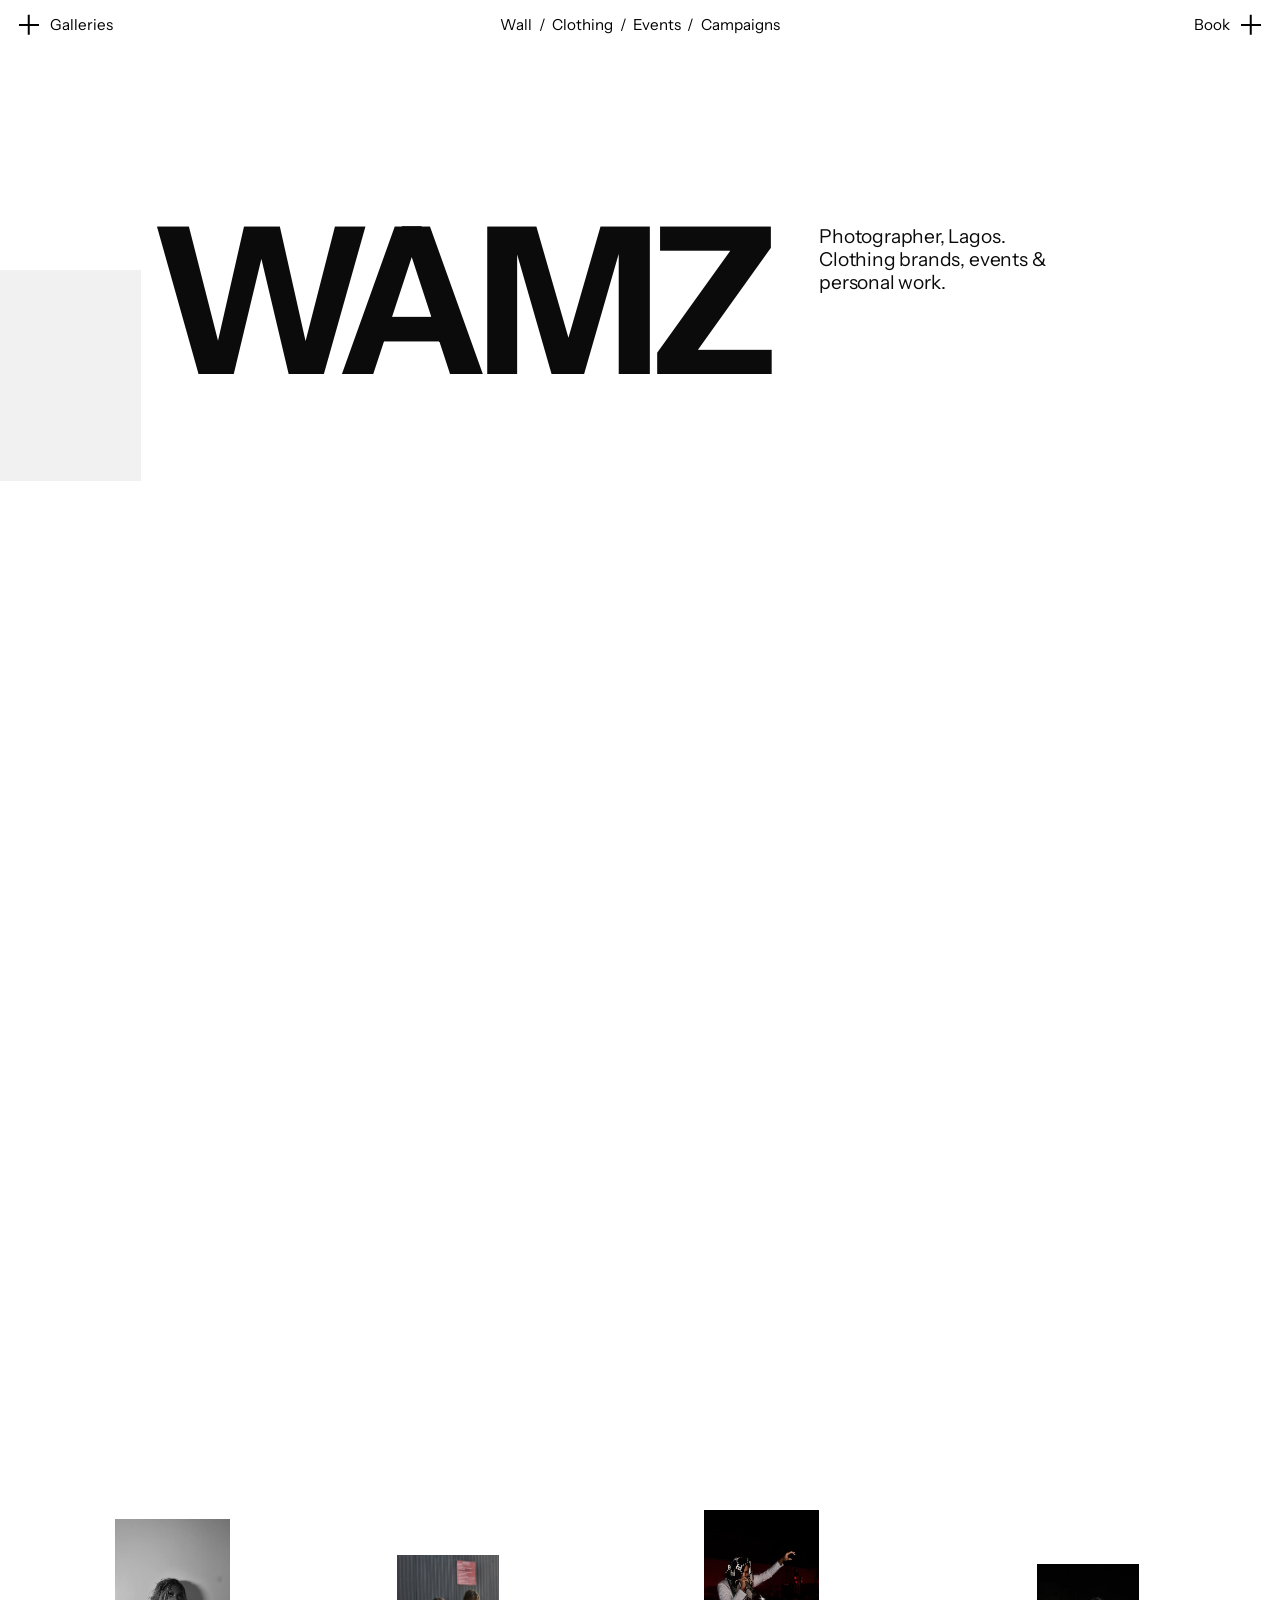
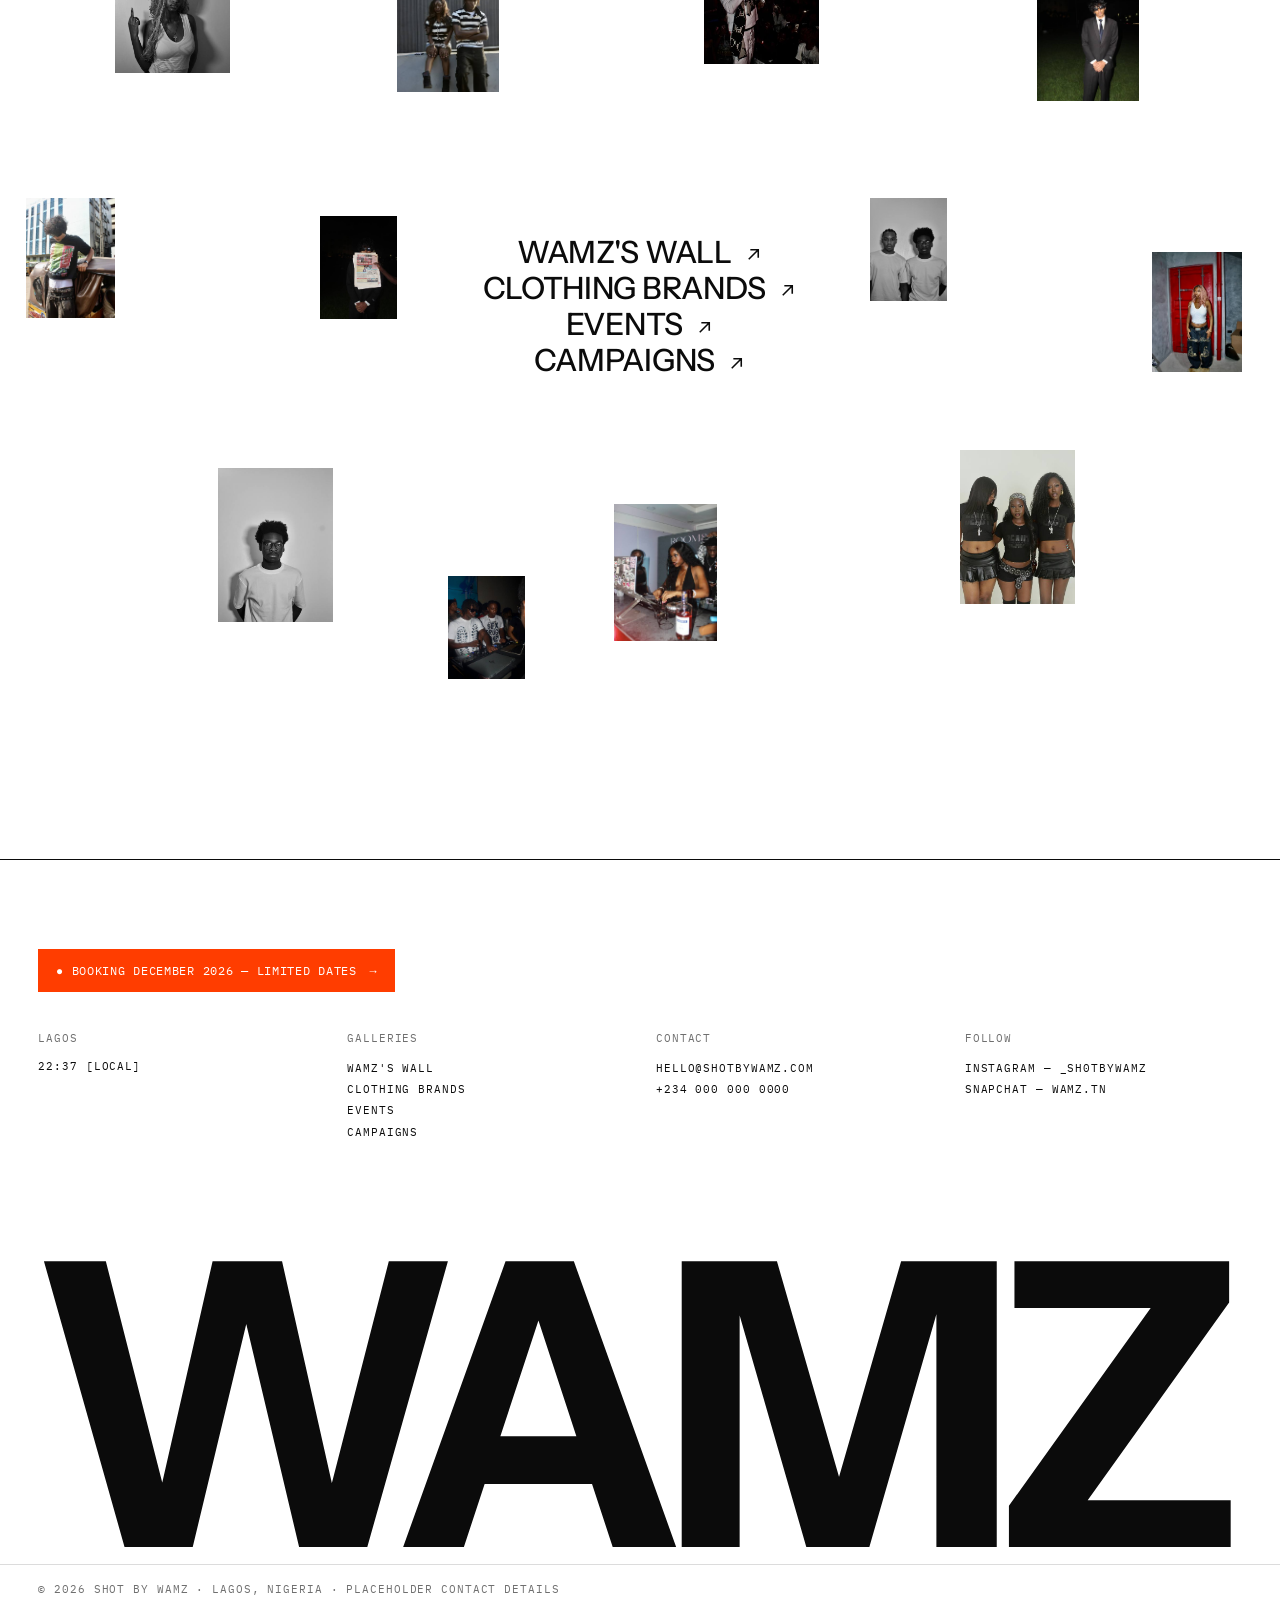
<file: index.html>
<!doctype html>
<html lang="en">
<head>
<meta charset="utf-8">
<meta name="viewport" content="width=device-width,initial-scale=1,viewport-fit=cover">
<title>Shot by Wamz — Photographer, Lagos</title>
<meta name="description" content="Shot by Wamz — Lagos-based photographer. Clothing brands, events and personal work. Booking December 2026.">
<link rel="stylesheet" href="site.css">
<style>
/* ---------- hero (VIV-style): wordmark + continuous photo columns ---------- */
.top{position:relative}
.mark{position:absolute;left:11.7vw;top:25vh;z-index:0;font-weight:700;font-size:16vw;line-height:.74;letter-spacing:-.055em;white-space:nowrap;pointer-events:none}
.mark span{display:inline-block;transform:translateY(40%);opacity:0;animation:rise 1.2s var(--ease) .15s forwards}
@keyframes rise{to{transform:none;opacity:1}}
.tag{position:absolute;left:64vw;top:25vh;z-index:3;font-size:clamp(1rem,1.5vw,1.4rem);line-height:1.2;max-width:22vw;letter-spacing:-.01em}
.cols{position:relative;z-index:1;display:grid;grid-template-columns:11vw 25vw 25vw 25vw 11vw;justify-content:space-between;align-items:start;padding-bottom:6vw}
.col{display:flex;flex-direction:column;gap:.75vw}
.col:nth-child(1),.col:nth-child(5){margin-top:30vh}
.col:nth-child(2),.col:nth-child(4){margin-top:66vh}
.col:nth-child(3){margin-top:45.5vh;z-index:2}
.cell{position:relative;background:#f1f1f1;overflow:hidden;opacity:0;transform:translateY(30px);transition:opacity 1s var(--ease),transform 1s var(--ease)}
.cell.in{opacity:1;transform:none}
.cell img{position:absolute;inset:0;width:100%;height:100%;object-fit:cover}
@media(max-width:760px){
 .mark{left:4.5vw;top:25vh;font-size:30vw}
 .tag{left:4.5vw;top:15vh;max-width:70vw;font-size:1.05rem}
 .cols{grid-template-columns:1fr 1fr;justify-content:stretch;gap:2.6vw;padding:0 2.6vw 6vw}
 .col{gap:2.6vw}
 .col:nth-child(1){margin-top:calc(25vh + 22.5vw)}
 .col:nth-child(2){margin-top:calc(25vh + 22.5vw + 24vh)}
}
/* ---------- doors (Per Appelgren-style blank space) ---------- */
.doors{position:relative;height:100vh;min-height:620px;display:grid;place-items:center;overflow:hidden}
.names{position:relative;z-index:3;display:grid;gap:0;text-align:center;padding:.4rem .8rem;background:var(--bg)}
.names a{display:block;font-weight:500;font-size:clamp(1.15rem,2.4vw,2.2rem);line-height:1.18;letter-spacing:-.01em;text-transform:uppercase;transition:opacity .35s,color .35s}
.names a:hover,.names a:focus-visible{color:var(--accent)}
.names .ar{margin-left:.4em;width:.62em;height:.62em;animation:nudge 3.4s ease-in-out infinite}
.names a:nth-child(2) .ar{animation-delay:.5s}.names a:nth-child(3) .ar{animation-delay:1s}.names a:nth-child(4) .ar{animation-delay:1.5s}
@keyframes nudge{0%,55%,100%{transform:translate(0,0)}75%{transform:translate(4px,-4px)}}
.names.hov a:not(.on){opacity:.22}
.dimg{position:absolute;z-index:1;width:var(--w);aspect-ratio:3/4;left:var(--x);top:var(--y);overflow:hidden;background:#f1f1f1;animation:float 9s ease-in-out infinite;animation-delay:var(--dl,0s);transition:opacity .5s}
.dimg img{width:100%;height:100%;object-fit:cover}
.doors.hov .dimg:not(.on){opacity:.1}
@keyframes float{50%{transform:translateY(-8px)}}
/* 7 vertical photos, kept in a top band and a bottom band so they never touch the names */
.dimg:nth-of-type(1){--x:9%;--y:7%;--w:9vw}
.dimg:nth-of-type(2){--x:31%;--y:11%;--w:8vw;--dl:-2s}
.dimg:nth-of-type(3){--x:55%;--y:6%;--w:9vw;--dl:-4s}
.dimg:nth-of-type(4){--x:81%;--y:12%;--w:8vw;--dl:-6s}
.dimg:nth-of-type(5){--x:17%;--y:68%;--w:9vw;--dl:-3s}
.dimg:nth-of-type(6){--x:48%;--y:72%;--w:8vw;--dl:-5s}
.dimg:nth-of-type(7){--x:75%;--y:66%;--w:9vw;--dl:-1s}
.dimg:nth-of-type(n+8){display:block}
.dimg:nth-of-type(8){--x:2%;--y:38%;--w:7vw;--dl:-7s}
.dimg:nth-of-type(9){--x:90%;--y:44%;--w:7vw;--dl:-2s}
.dimg:nth-of-type(10){--x:25%;--y:40%;--w:6vw;--dl:-5s}
.dimg:nth-of-type(11){--x:68%;--y:38%;--w:6vw;--dl:-3s}
.dimg:nth-of-type(12){--x:35%;--y:80%;--w:6vw;--dl:-6s}
@media(max-width:760px){
 .dimg:nth-of-type(n+8){display:none}
 .doors{height:100svh;min-height:560px}
 .names a{font-size:1.2rem}
 .dimg:nth-of-type(1){--x:6%;--y:8%;--w:26vw}
 .dimg:nth-of-type(2){--x:36%;--y:21%;--w:24vw}
 .dimg:nth-of-type(3){--x:68%;--y:6%;--w:27vw}
 .dimg:nth-of-type(4){--x:7%;--y:67%;--w:25vw}
 .dimg:nth-of-type(5){--x:40%;--y:73%;--w:27vw}
 .dimg:nth-of-type(6){--x:71%;--y:63%;--w:24vw}
 .dimg:nth-of-type(7){--x:37%;--y:3%;--w:18vw}
}
</style>
</head>
<body data-page="home">
<main>
  <div class="top" id="top">
    <p class="tag">Photographer, Lagos.<br>Clothing brands, events &amp; personal work.</p>
    <h1 class="mark" aria-label="Wamz"><span>WAMZ</span></h1>
    <div class="cols" id="cols"></div>
  </div>

  <section class="doors" id="doors" aria-label="Galleries">
    <nav class="names" id="names">
      <a href="wall.html" data-cat="wall">Wamz's Wall<i class="ar arr" aria-hidden="true"></i></a>
      <a href="clothing.html" data-cat="clothing">Clothing Brands<i class="ar arr" aria-hidden="true"></i></a>
      <a href="events.html" data-cat="events">Events<i class="ar arr" aria-hidden="true"></i></a>
      <a href="campaigns.html" data-cat="campaigns">Campaigns<i class="ar arr" aria-hidden="true"></i></a>
    </nav>
  </section>
</main>

<script src="data.js"></script>
<script src="site.js"></script>
<script>
/* ---- hero: 7 photos, no repeats ---- */
const H = WAMZ.hero;                                   // order as chosen
const mq = matchMedia('(max-width:760px)');
const colsEl = document.getElementById('cols');
const cell = id => `<div class="cell" style="aspect-ratio:${P[id].w}/${P[id].h}" data-lb="${id}"><img src="${thumb(id)}" alt="${alt(id)}" width="${P[id].w}" height="${P[id].h}"></div>`;
function build(){
  let cols;
  if (mq.matches) cols = [[H[0], H[2], H[4], H[6]], [H[1], H[3], H[5]]];       // mobile: two columns, right one sits lower
  else cols = WAMZ.heroDesk;                                                    // desktop: five columns, longer so they fill the taller canvas
  colsEl.innerHTML = cols.map(c => `<div class="col" data-set>${c.map(cell).join('')}</div>`).join('');
  requestAnimationFrame(() => colsEl.querySelectorAll('.cell').forEach((c, i) => setTimeout(() => c.classList.add('in'), 70 * i)));
}
mq.addEventListener('change', build); build();

/* ---- the "doors": 7 vertical photos around three gallery names ---- */
const doors = document.getElementById('doors'), names = document.getElementById('names');
const page = c => c + '.html';
names.insertAdjacentHTML('beforebegin', [...WAMZ.doors, ...WAMZ.doorsDesk].map(([id, cat]) => `<a class="dimg" href="${page(cat)}" data-cat="${cat}" tabindex="-1" aria-hidden="true"><img src="${thumb(id)}" alt="" loading="lazy"></a>`).join(''));
const hov = cat => { doors.classList.toggle('hov', !!cat); names.classList.toggle('hov', !!cat);
  doors.querySelectorAll('[data-cat]').forEach(el => el.classList.toggle('on', el.dataset.cat === cat)); };
names.querySelectorAll('a').forEach(a => { a.addEventListener('mouseenter', () => hov(a.dataset.cat)); a.addEventListener('focus', () => hov(a.dataset.cat));
  a.addEventListener('mouseleave', () => hov()); a.addEventListener('blur', () => hov()); });
</script>
</body>
</html>
</file>
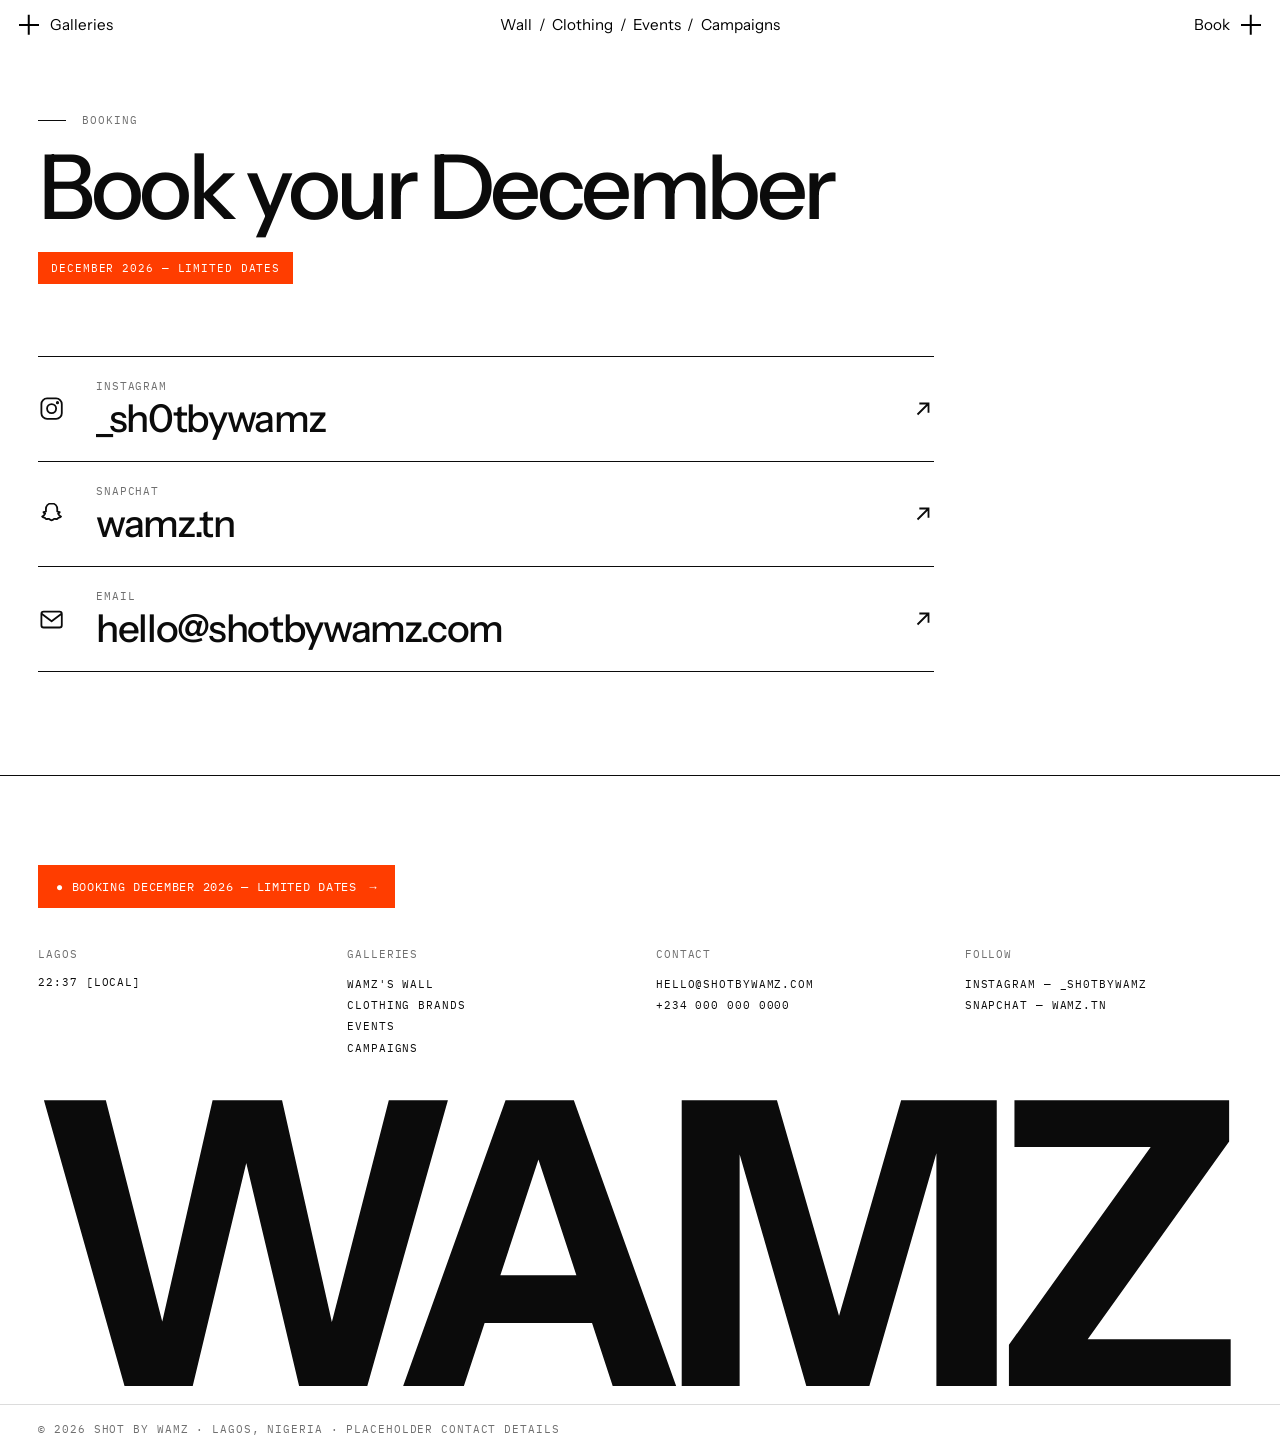
<file: book.html>
<!doctype html>
<html lang="en">
<head>
<meta charset="utf-8">
<meta name="viewport" content="width=device-width,initial-scale=1,viewport-fit=cover">
<title>Book — Shot by Wamz</title>
<meta name="description" content="Book Wamz for a clothing, event or portrait shoot in Lagos. December 2026 dates are limited.">
<link rel="stylesheet" href="site.css">
<style>
.bkp{padding:7rem var(--pad) 0}
.bkp .lab{color:var(--mute);display:flex;gap:1rem;align-items:center}
.bkp .lab:before{content:"";width:28px;height:1px;background:var(--fg)}
.bkp h1{font-weight:500;font-size:clamp(2.6rem,7vw,6.4rem);line-height:.95;letter-spacing:-.05em;margin:1rem 0 1.4rem}
.status{display:inline-block;background:var(--accent);color:#fff;padding:.5rem .8rem}
.links{margin-top:clamp(2.5rem,6vw,4.5rem);max-width:56rem;border-top:1px solid var(--fg)}
.links a{display:grid;grid-template-columns:2.6rem 1fr auto;gap:1rem;align-items:center;padding:1.3rem 0;border-bottom:1px solid var(--fg);transition:padding .5s var(--ease),color .3s}
.links a:hover{padding-left:.8rem;color:var(--accent)}
.links svg{width:1.7rem;height:1.7rem;fill:none;stroke:currentColor;stroke-width:1.6;stroke-linecap:round;stroke-linejoin:round}
.links b{font-weight:500;font-size:clamp(1.3rem,3.2vw,2.4rem);letter-spacing:-.035em;line-height:1.1;word-break:break-word}
.links small{display:block;margin-bottom:.25rem;color:var(--mute)}
.links .go{font-size:1.4rem;width:1em;height:1em}
</style>
</head>
<body data-page="book">
<main>
  <section class="bkp">
    <div class="lab mono">Booking</div>
    <h1>Book your December</h1>
    <span class="status mono">December 2026 — limited dates</span>
    <div class="links">
      <a href="https://instagram.com/_sh0tbywamz" target="_blank" rel="noopener">
        <svg viewBox="0 0 24 24" aria-hidden="true"><rect x="3" y="3" width="18" height="18" rx="5"/><circle cx="12" cy="12" r="4"/><circle cx="17.2" cy="6.8" r=".6" fill="currentColor"/></svg>
        <span><small class="mono">Instagram</small><b>_sh0tbywamz</b></span><i class="arr go" aria-hidden="true"></i></a>
      <a href="https://snapchat.com/add/wamz.tn" target="_blank" rel="noopener">
        <svg viewBox="0 0 24 24" aria-hidden="true"><path d="M12 3c-3.2 0-5 2.3-5 5v2.2c-.6.3-1.3.5-2.2.6.1.7.8 1 1.5 1.3-.5 1.1-1.3 2-2.6 2.5.3.7 1.4.9 2.4 1.1.3.5.5 1.2 1.1 1.2.7 0 1.4-.4 2.3-.2 1 .2 1.7 1.2 2.5 1.2s1.5-1 2.5-1.2c.9-.2 1.6.2 2.3.2.6 0 .8-.7 1.1-1.2 1-.2 2.1-.4 2.4-1.1-1.3-.5-2.1-1.4-2.6-2.5.7-.3 1.4-.6 1.5-1.3-.9-.1-1.6-.3-2.2-.6V8c0-2.7-1.8-5-5-5z"/></svg>
        <span><small class="mono">Snapchat</small><b>wamz.tn</b></span><i class="arr go" aria-hidden="true"></i></a>
      <a href="mailto:hello@shotbywamz.com">
        <svg viewBox="0 0 24 24" aria-hidden="true"><rect x="3" y="5" width="18" height="14" rx="2"/><path d="M3.5 7l8.5 6.5L20.5 7"/></svg>
        <span><small class="mono">Email</small><b>hello@shotbywamz.com</b></span><i class="arr go" aria-hidden="true"></i></a>
    </div>
  </section>
</main>
<script src="data.js"></script>
<script src="site.js"></script>
</body>
</html>
</file>
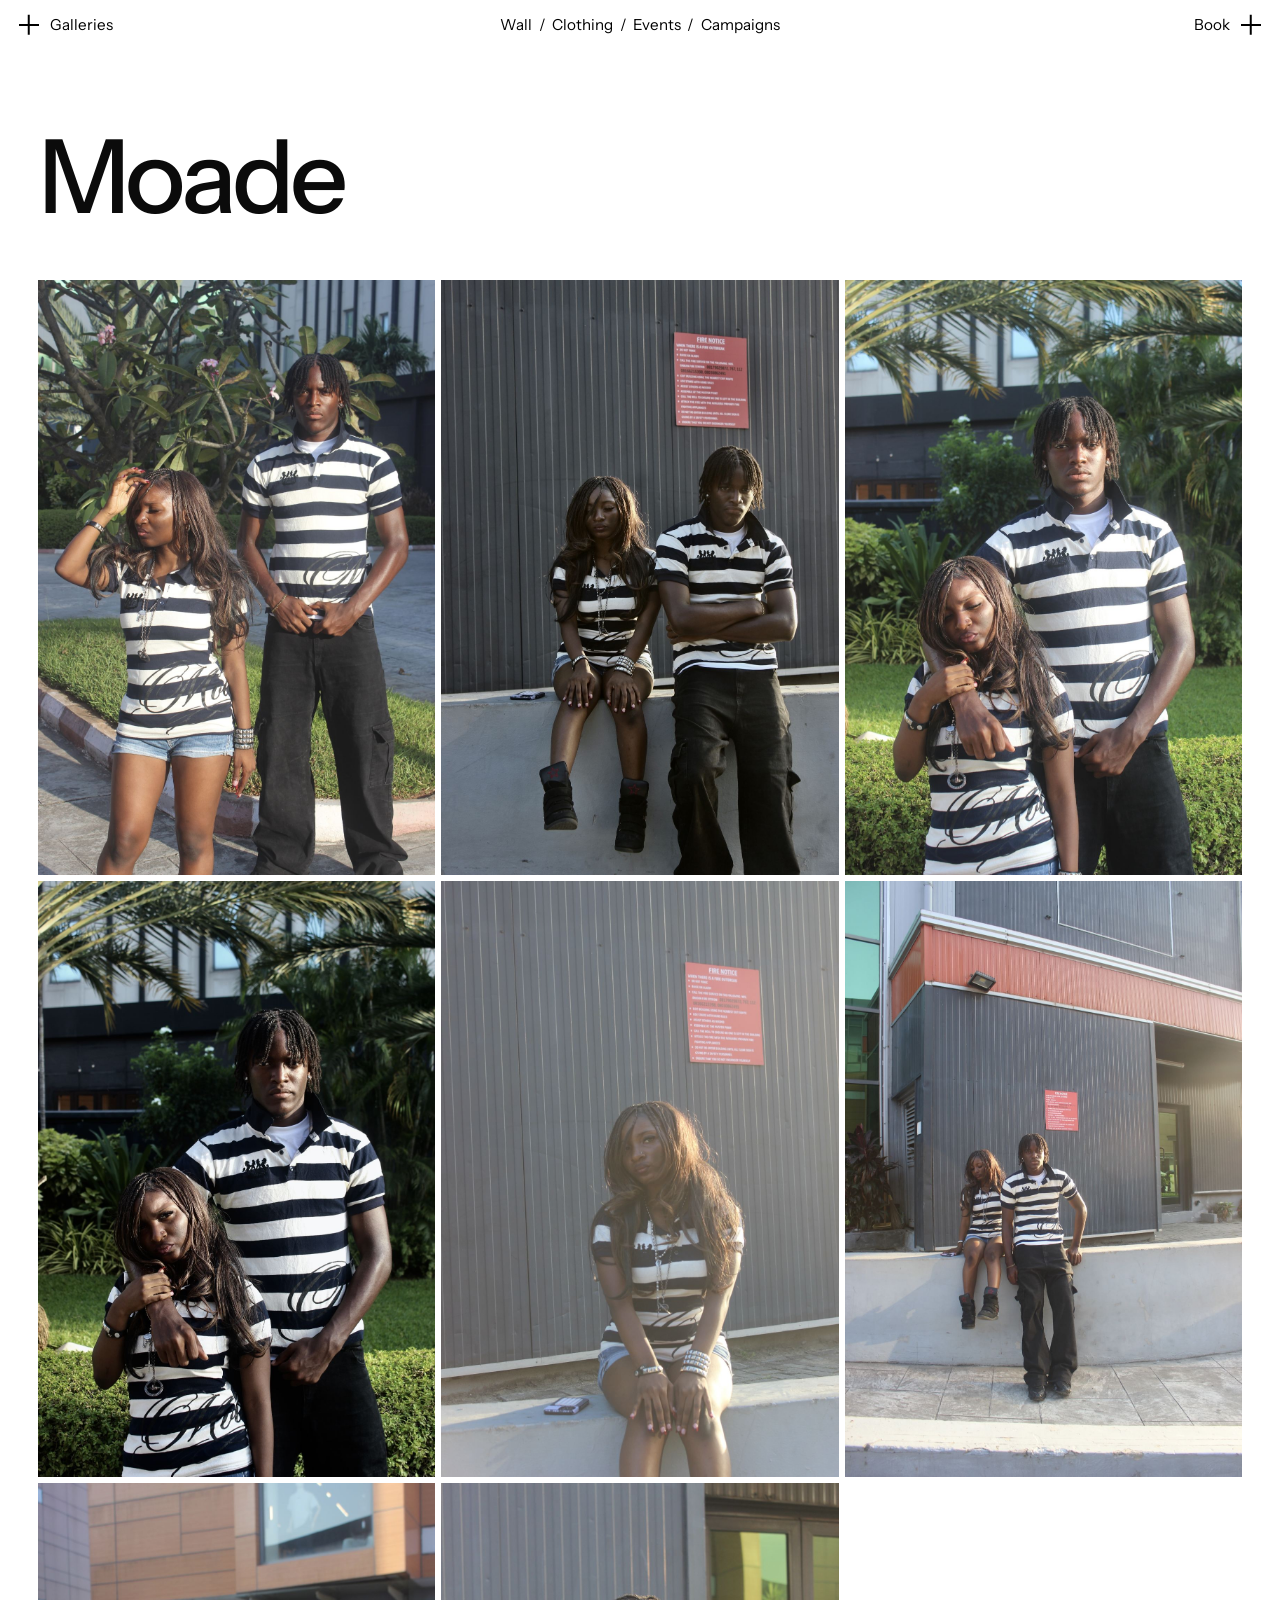
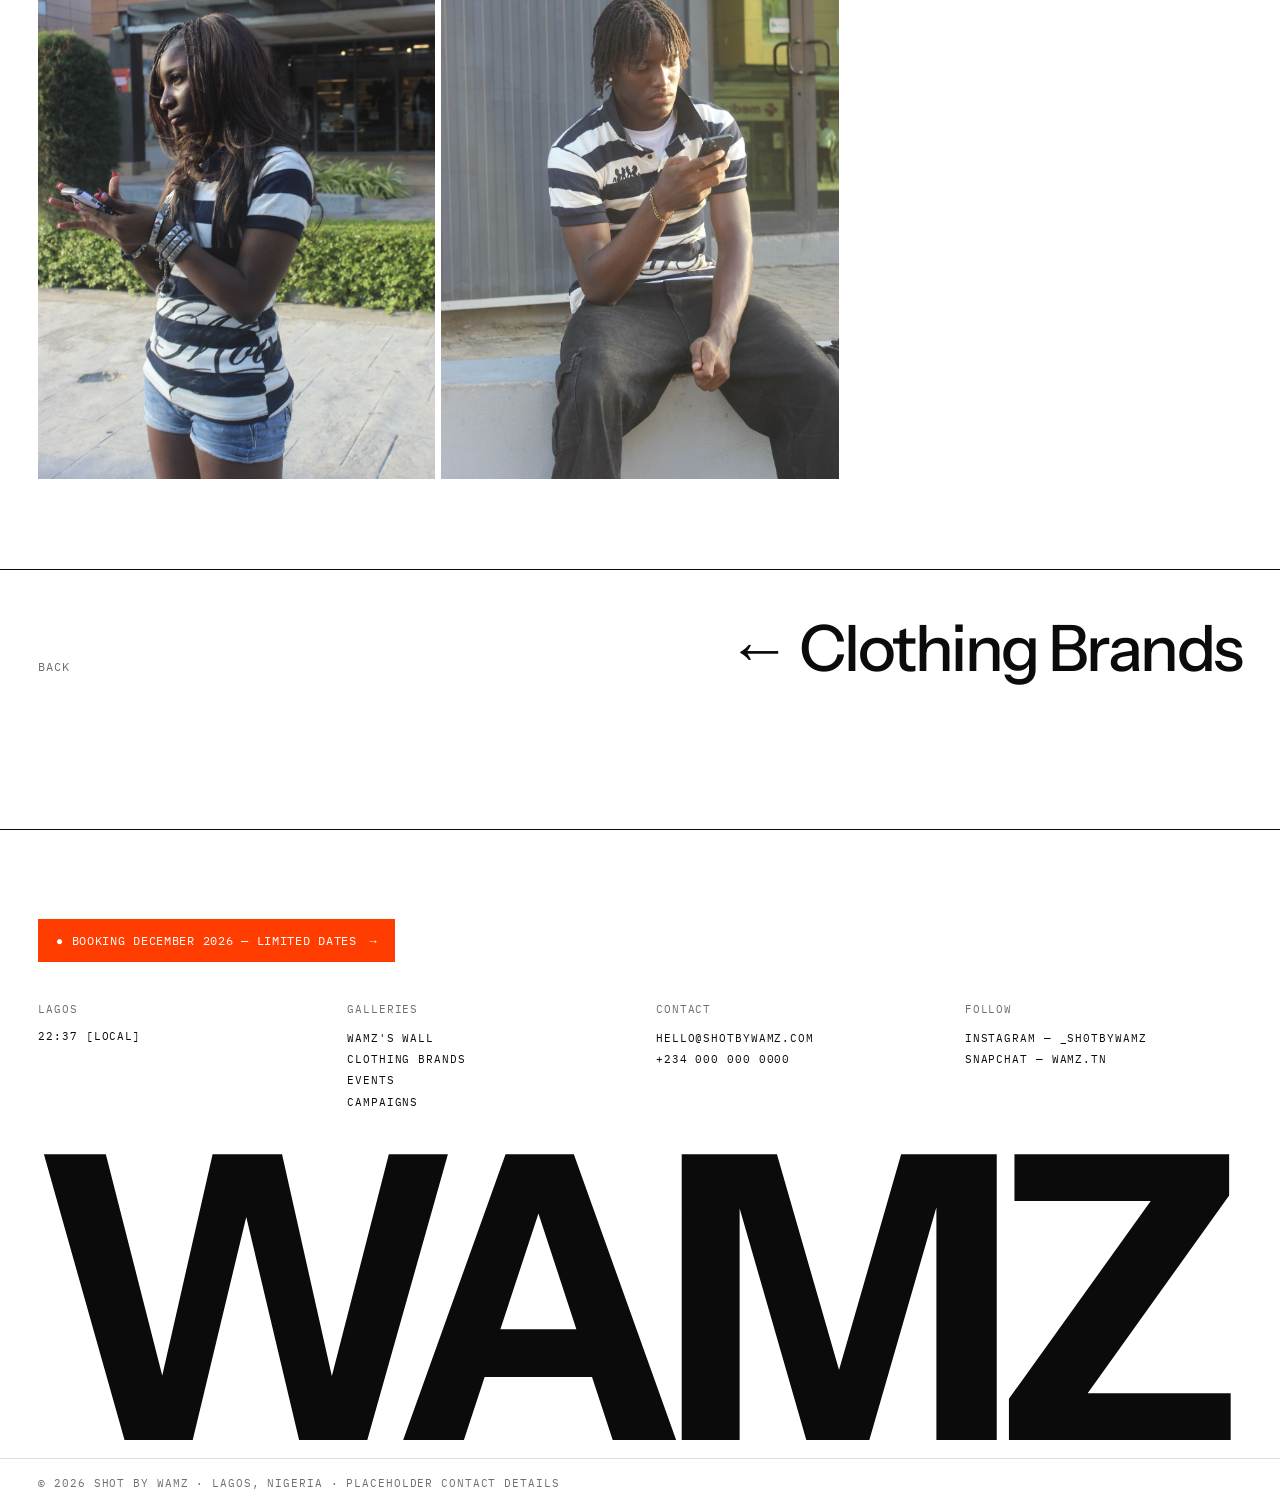
<file: brand.html>
<!doctype html>
<html lang="en">
<head>
<meta charset="utf-8">
<meta name="viewport" content="width=device-width,initial-scale=1,viewport-fit=cover">
<title>Brand gallery — Shot by Wamz</title>
<link rel="stylesheet" href="site.css">
<style>
.mas{columns:3;column-gap:6px;padding:2rem var(--pad) 0}
.mas .ph{break-inside:avoid;margin-bottom:6px}
@media(max-width:800px){.mas{columns:2}}
</style>
</head>
<body data-page="clothing">
<main>
  <section class="pg"><h1 id="t">Brand</h1></section>
  <div class="mas" id="mas" data-set></div>
  <a class="next" href="clothing.html"><span>Back</span>← Clothing Brands</a>
</main>
<script src="data.js"></script>
<script src="site.js"></script>
<script>
const b = WAMZ.brands.find(x => x.n === +new URLSearchParams(location.search).get('b')) || WAMZ.brands[0];
const t = b.name;
document.getElementById('t').textContent = t; document.title = t + ' — Shot by Wamz';
document.getElementById('mas').innerHTML = b.ids.map(id => fig(id)).join('');
</script>
</body>
</html>
</file>
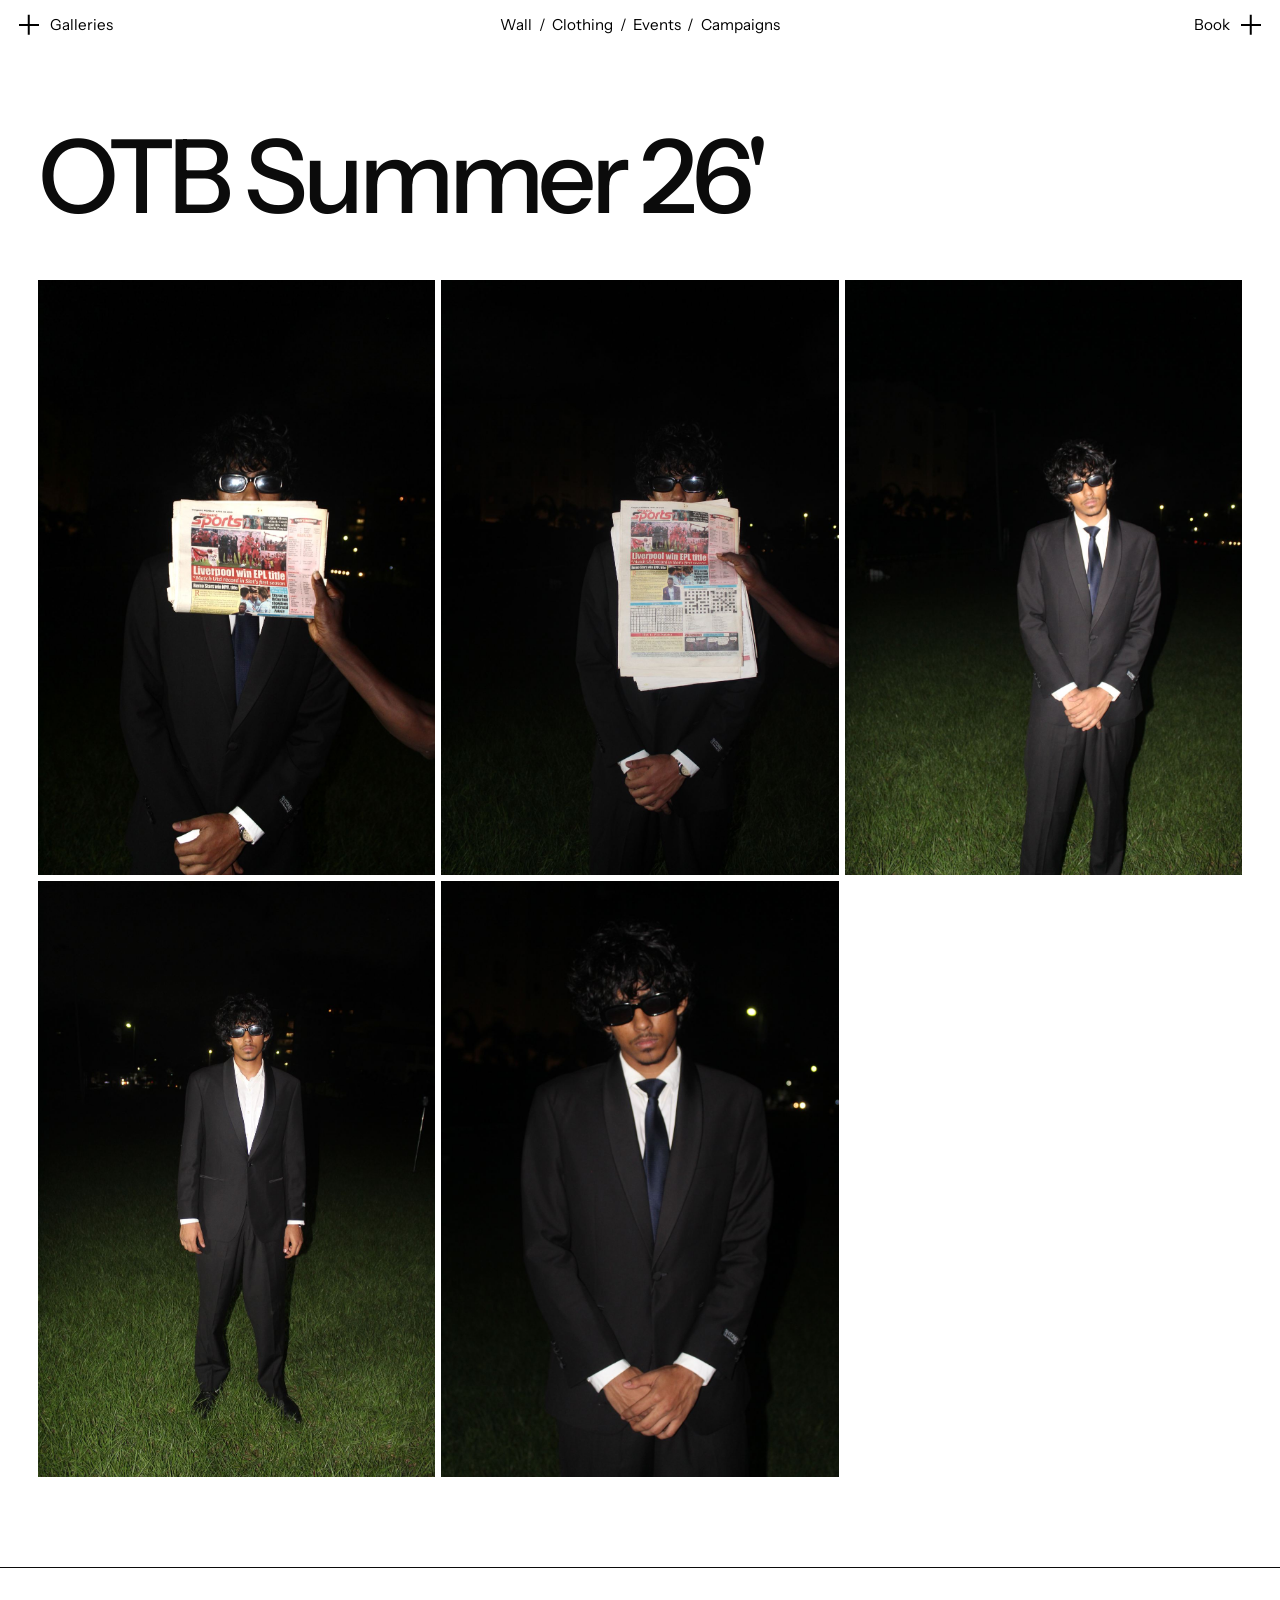
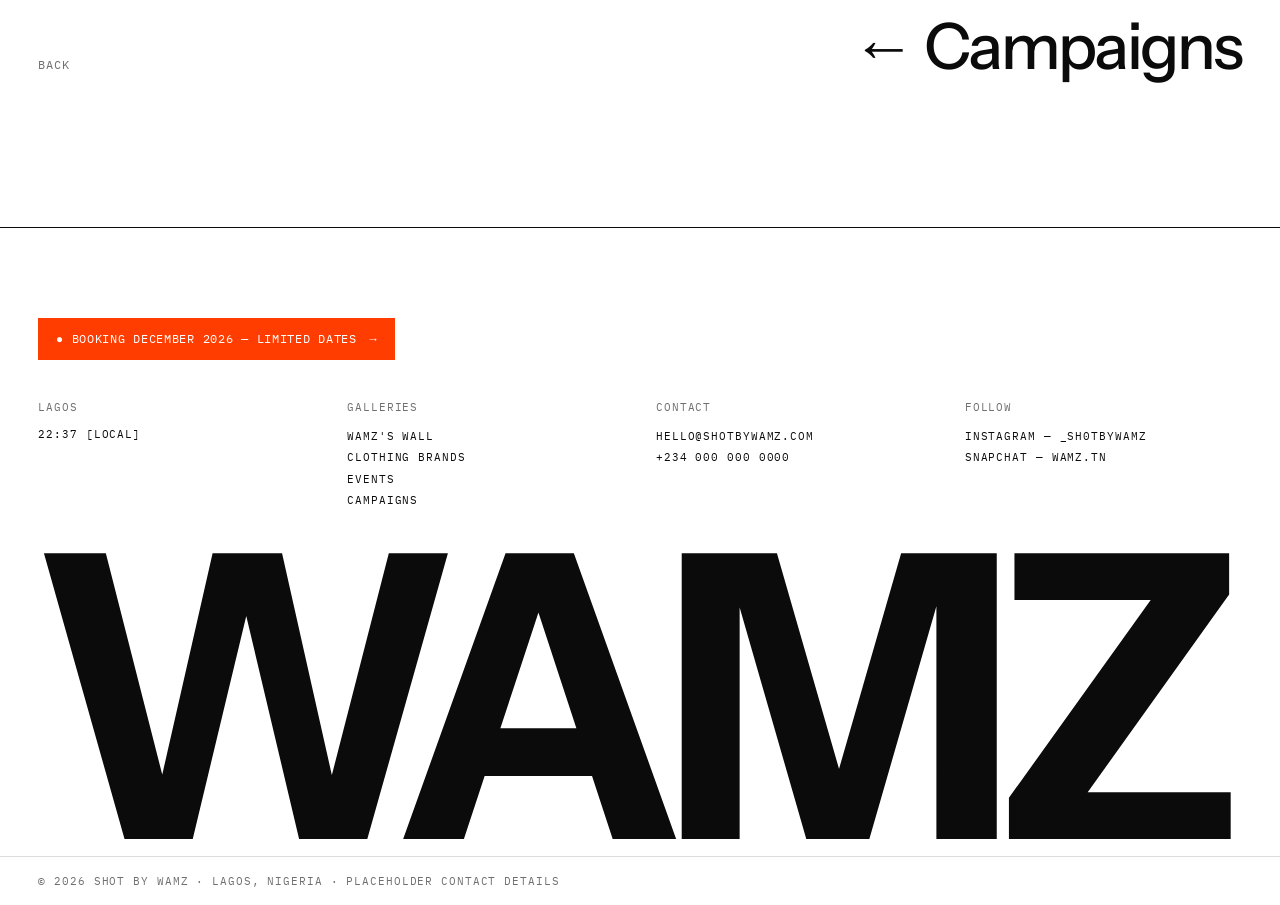
<file: campaign.html>
<!doctype html>
<html lang="en">
<head>
<meta charset="utf-8">
<meta name="viewport" content="width=device-width,initial-scale=1,viewport-fit=cover">
<title>Campaign — Shot by Wamz</title>
<link rel="stylesheet" href="site.css">
<style>
.mas{columns:3;column-gap:6px;padding:2rem var(--pad) 0}
.mas .ph{break-inside:avoid;margin-bottom:6px}
@media(max-width:800px){.mas{columns:2}}
</style>
</head>
<body data-page="campaigns">
<main>
  <section class="pg"><h1 id="t">Campaign</h1></section>
  <div class="mas" id="mas" data-set></div>
  <a class="next" href="campaigns.html"><span>Back</span>← Campaigns</a>
</main>
<script src="data.js"></script>
<script src="site.js"></script>
<script>
const c = WAMZ.campaigns.find(x => x.n === +new URLSearchParams(location.search).get('c')) || WAMZ.campaigns[0];
document.getElementById('t').textContent = c.title; document.title = c.title + ' — Shot by Wamz';
document.getElementById('mas').innerHTML = c.ids.map(id => fig(id)).join('');
</script>
</body>
</html>
</file>
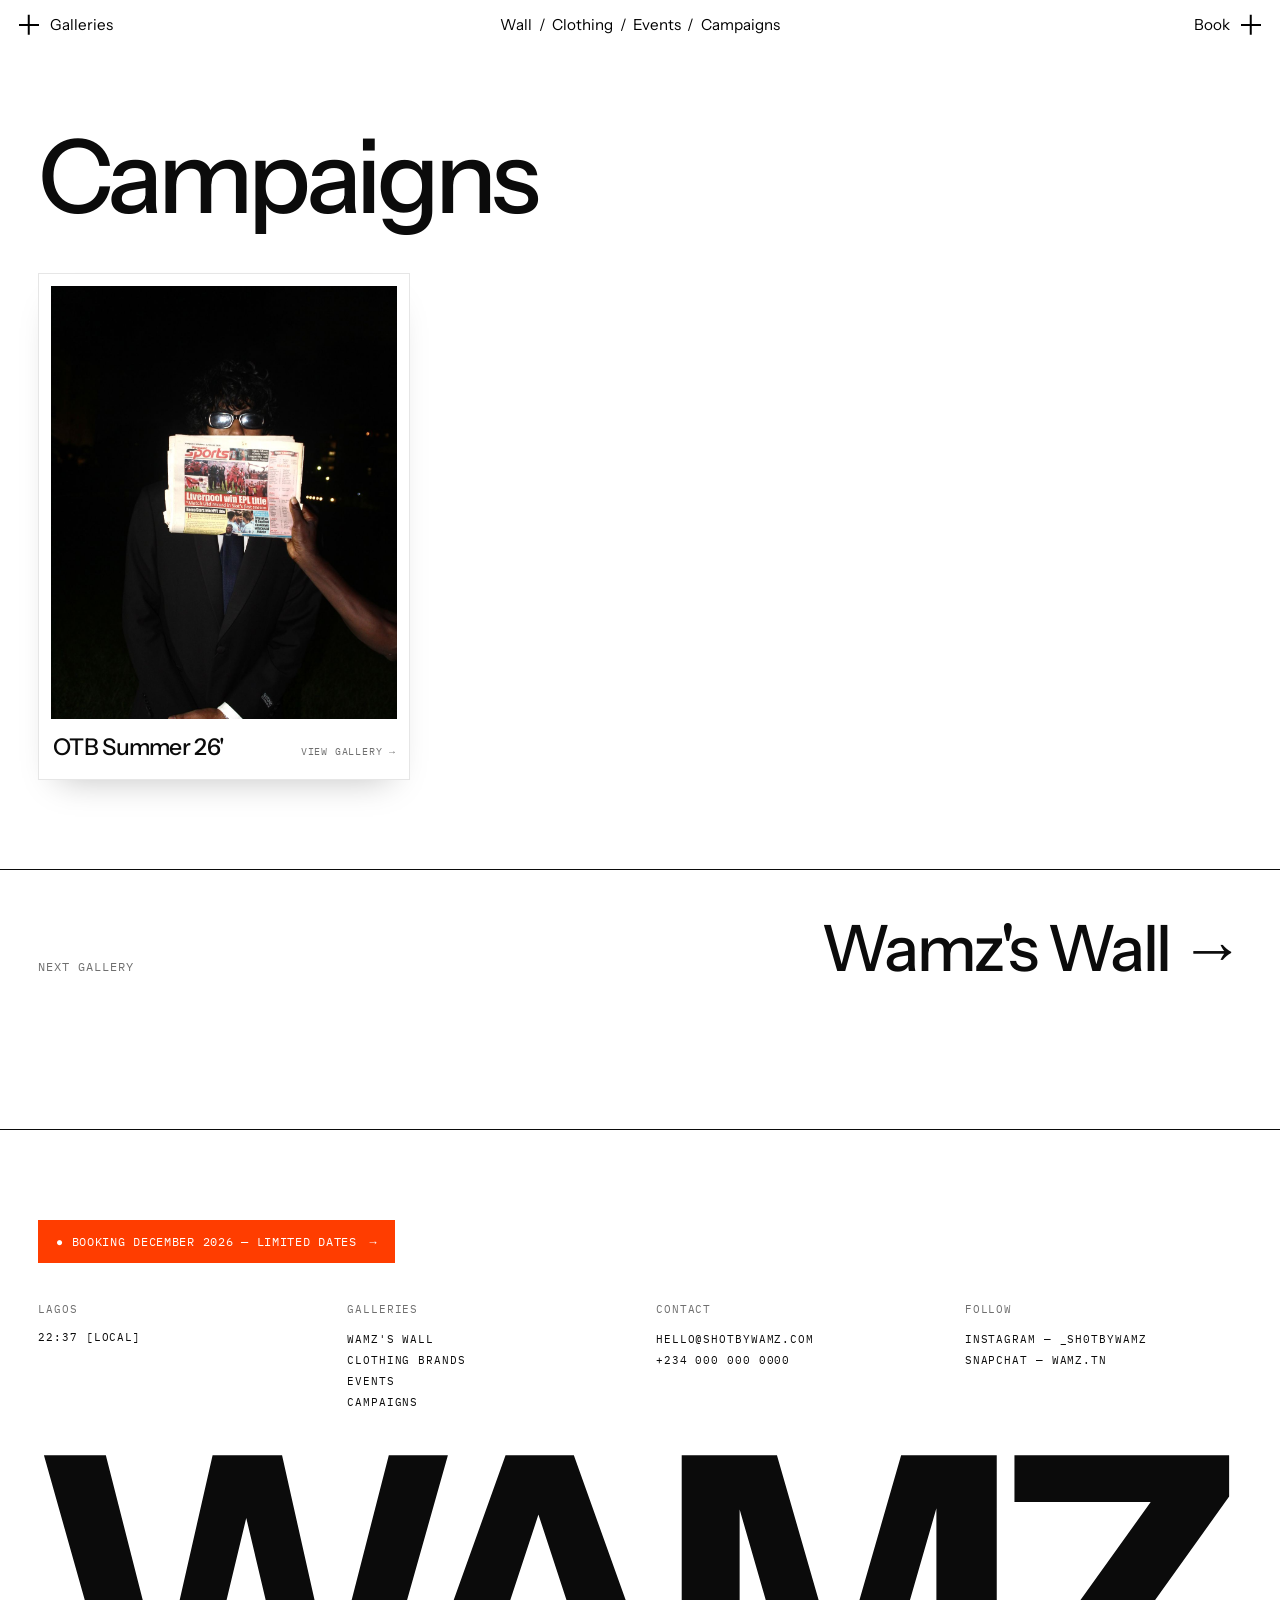
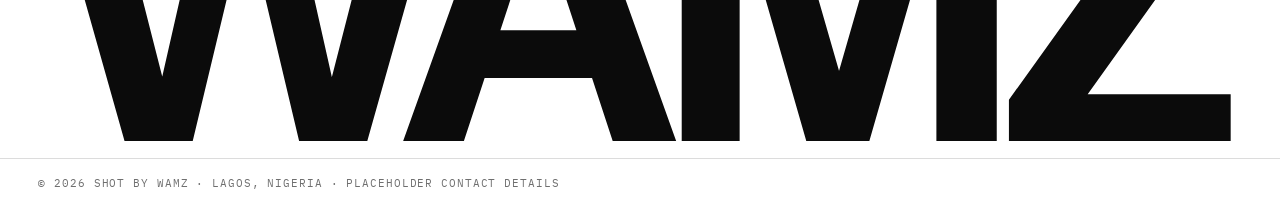
<file: campaigns.html>
<!doctype html>
<html lang="en">
<head>
<meta charset="utf-8">
<meta name="viewport" content="width=device-width,initial-scale=1,viewport-fit=cover">
<title>Campaigns — Shot by Wamz</title>
<meta name="description" content="Campaign work by Wamz, Lagos.">
<link rel="stylesheet" href="site.css">
<style>
.cps{display:grid;grid-template-columns:repeat(3,1fr);gap:clamp(1.4rem,3.4vw,3rem);padding:clamp(2rem,4vw,3rem) var(--pad) 0}
.pol{display:block;background:#fff;padding:.75rem .75rem 0;border:1px solid #e6e6e6;box-shadow:0 18px 34px -20px #0004;transform:rotate(var(--r));transition:transform .6s var(--ease),box-shadow .6s;position:relative}
.pol:hover{transform:rotate(0) translateY(-6px);box-shadow:0 26px 40px -22px #0005}
.pol .im{aspect-ratio:4/5;overflow:hidden;background:#f1f1f1}
.pol img{width:100%;height:100%;object-fit:cover;transition:transform 1.2s var(--ease)}
.pol:hover img{transform:scale(1.04)}
.pol .cap{display:flex;justify-content:space-between;align-items:baseline;gap:.6rem;padding:1rem .1rem 1.15rem}
.pol .cap b{font-weight:500;font-size:clamp(1.05rem,1.8vw,1.5rem);letter-spacing:-.03em;line-height:1.1}
.pol .cap span{font-family:"Plex Mono",monospace;font-size:.62rem;letter-spacing:.08em;text-transform:uppercase;color:var(--mute);white-space:nowrap;transition:color .3s}
.pol:hover .cap span{color:var(--accent)}
@media(max-width:700px){.cps{grid-template-columns:1fr 1fr;gap:1rem}.pol{padding:.5rem .5rem 0}.pol .cap{flex-direction:column;gap:.35rem;padding:.7rem 0 .8rem}}
</style>
</head>
<body data-page="campaigns">
<main>
  <section class="pg tight"><h1>Campaigns</h1></section>
  <div class="cps" id="cps"></div>
  <a class="next" href="wall.html"><span>Next gallery</span>Wamz's Wall →</a>
</main>
<script src="data.js"></script>
<script src="site.js"></script>
<script>
const rot = [-2, 1.6, -1.2, 2.2];
document.getElementById('cps').innerHTML = WAMZ.campaigns.map((c, i) => `<a class="pol" style="--r:${rot[i % 4]}deg" href="campaign.html?c=${c.n}" data-reveal>
  <div class="im"><img src="${src(c.cover)}" alt="${alt(c.cover)}" loading="lazy" width="${P[c.cover].w}" height="${P[c.cover].h}"></div>
  <div class="cap"><b>${c.title}</b><span>View gallery →</span></div></a>`).join('');
revealAll();
</script>
</body>
</html>
</file>
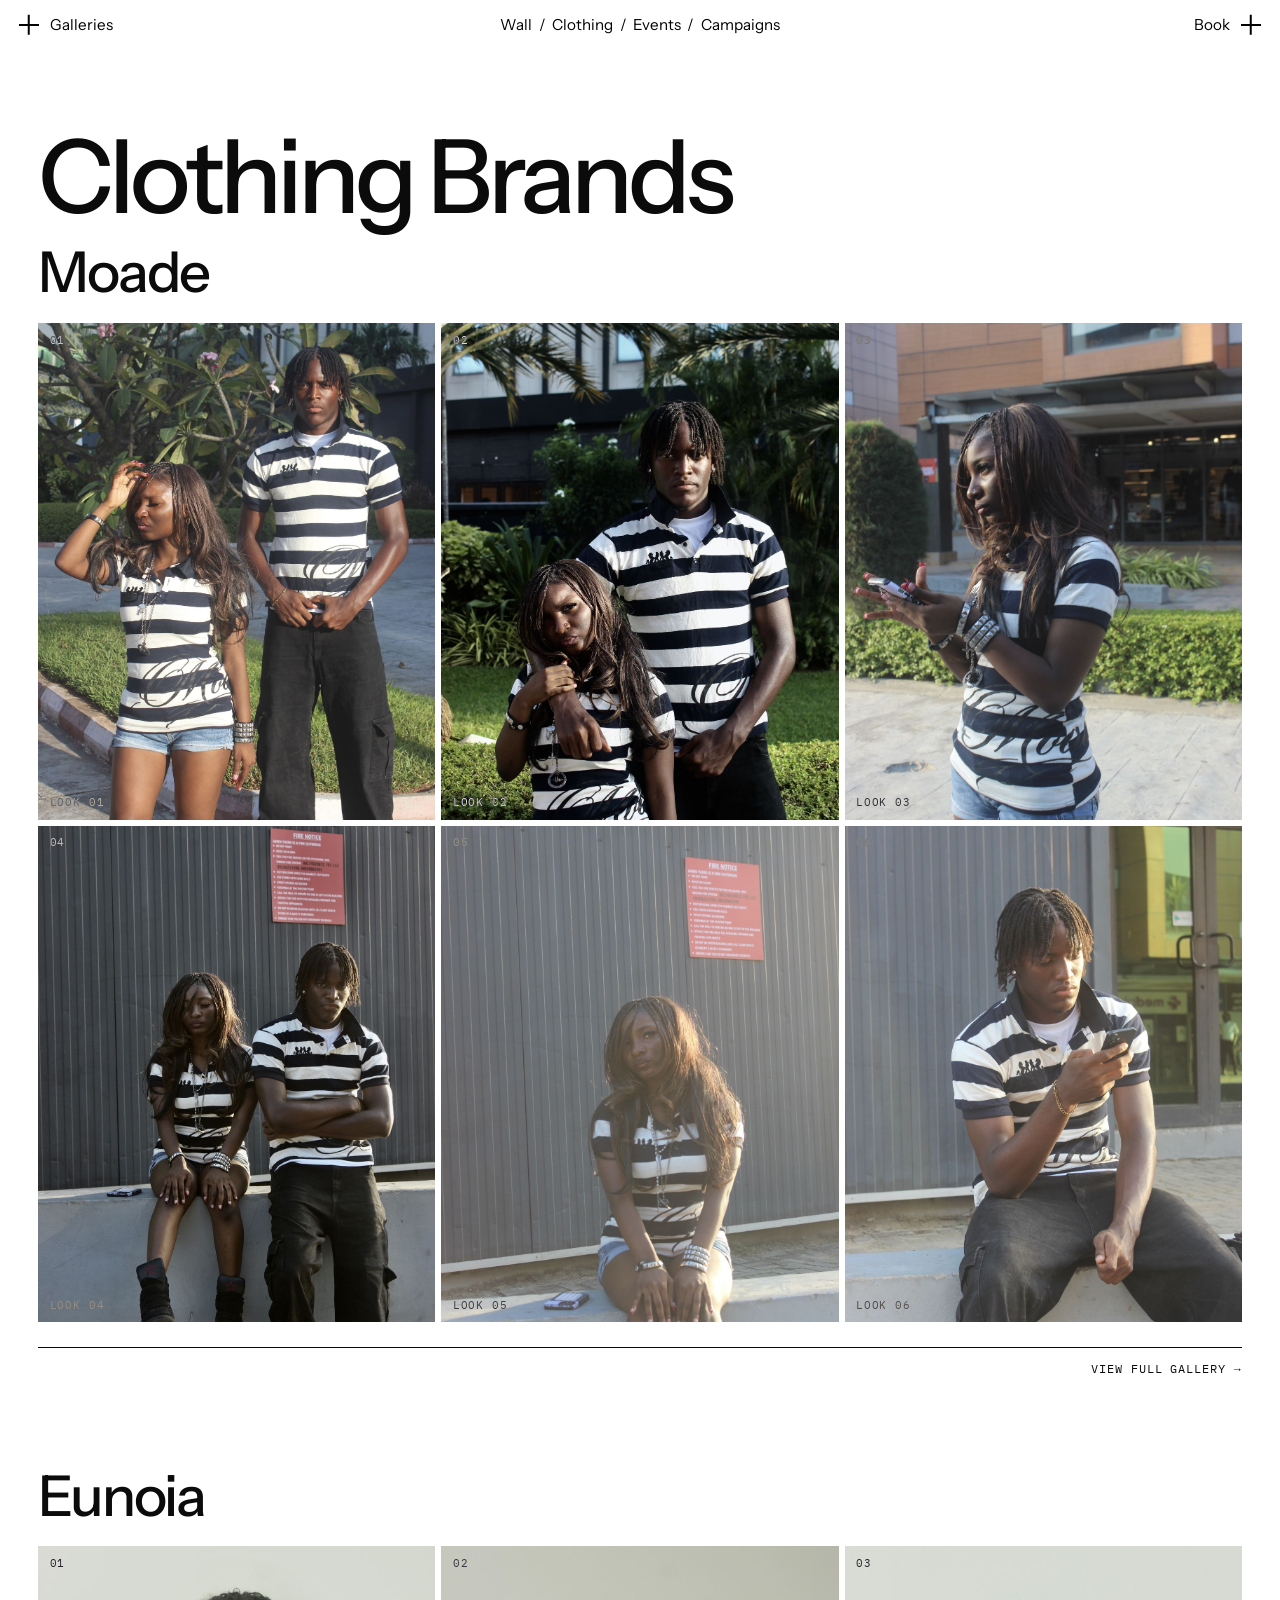
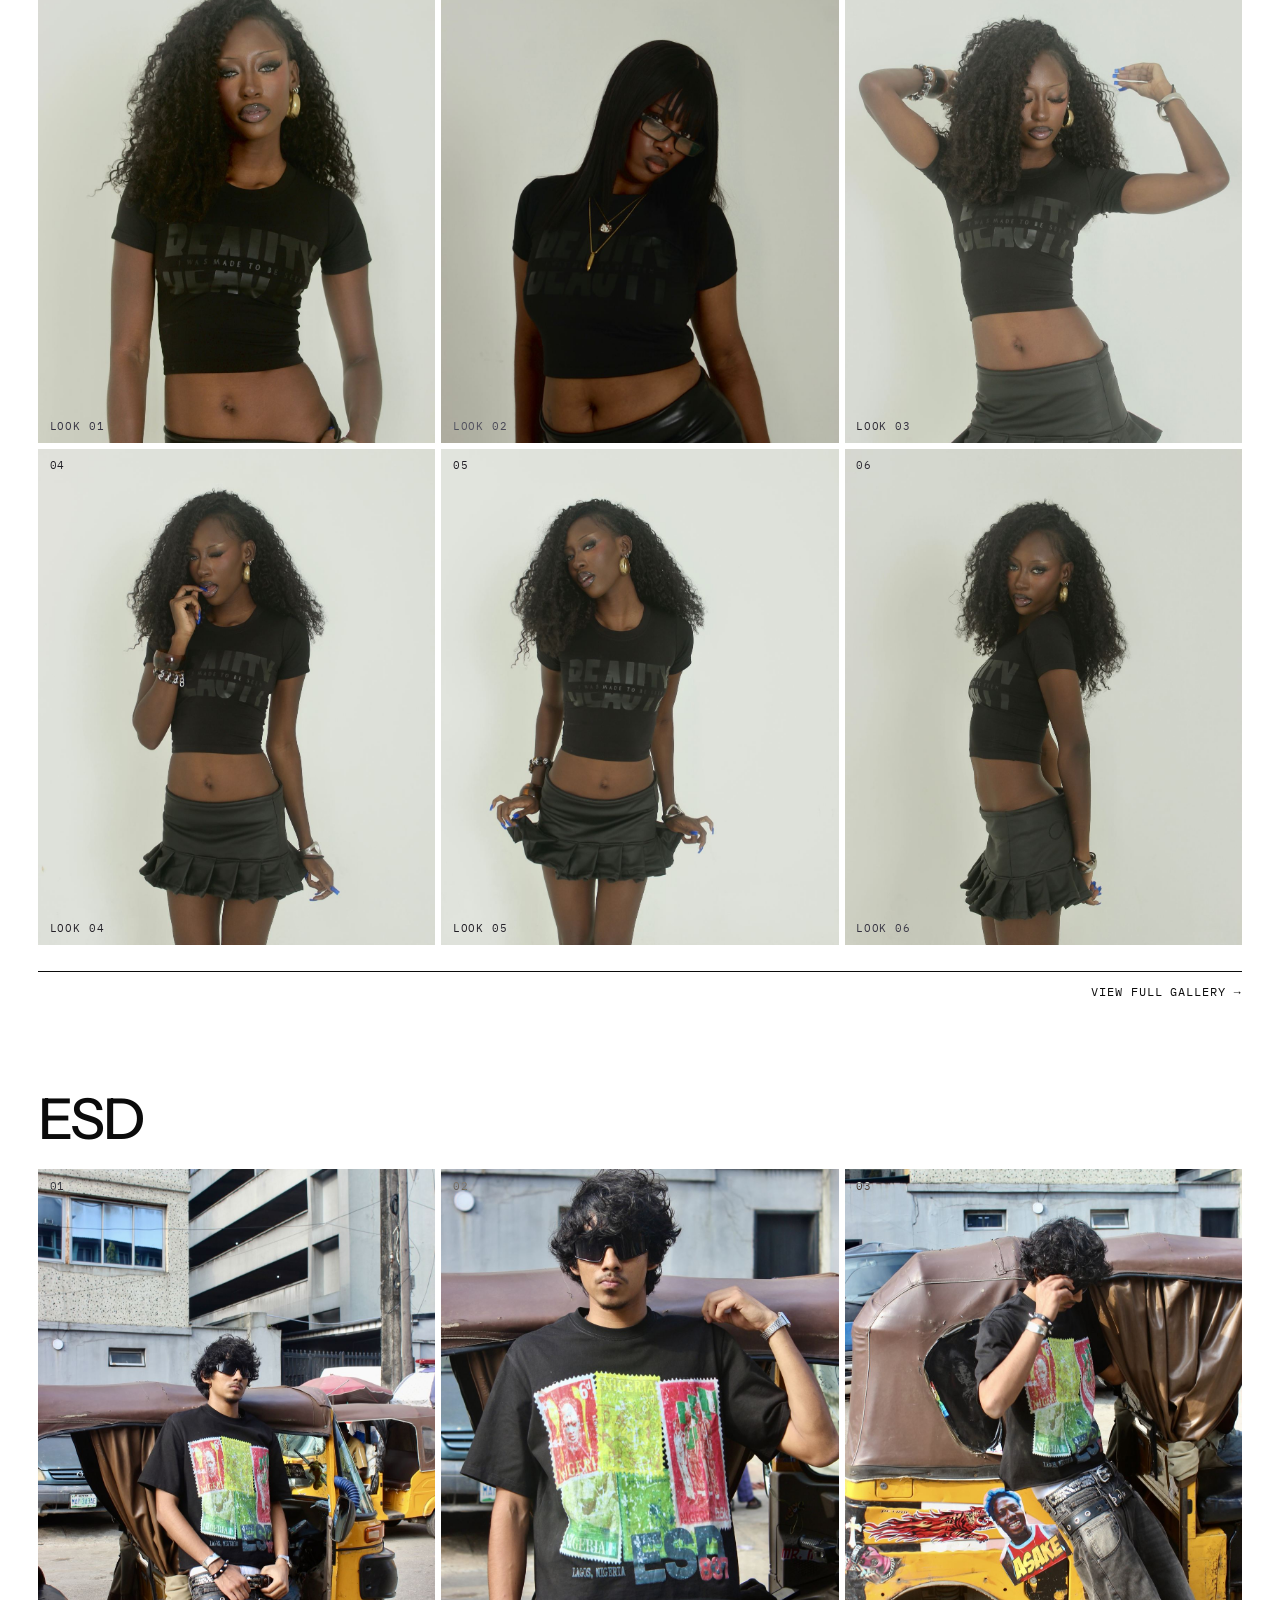
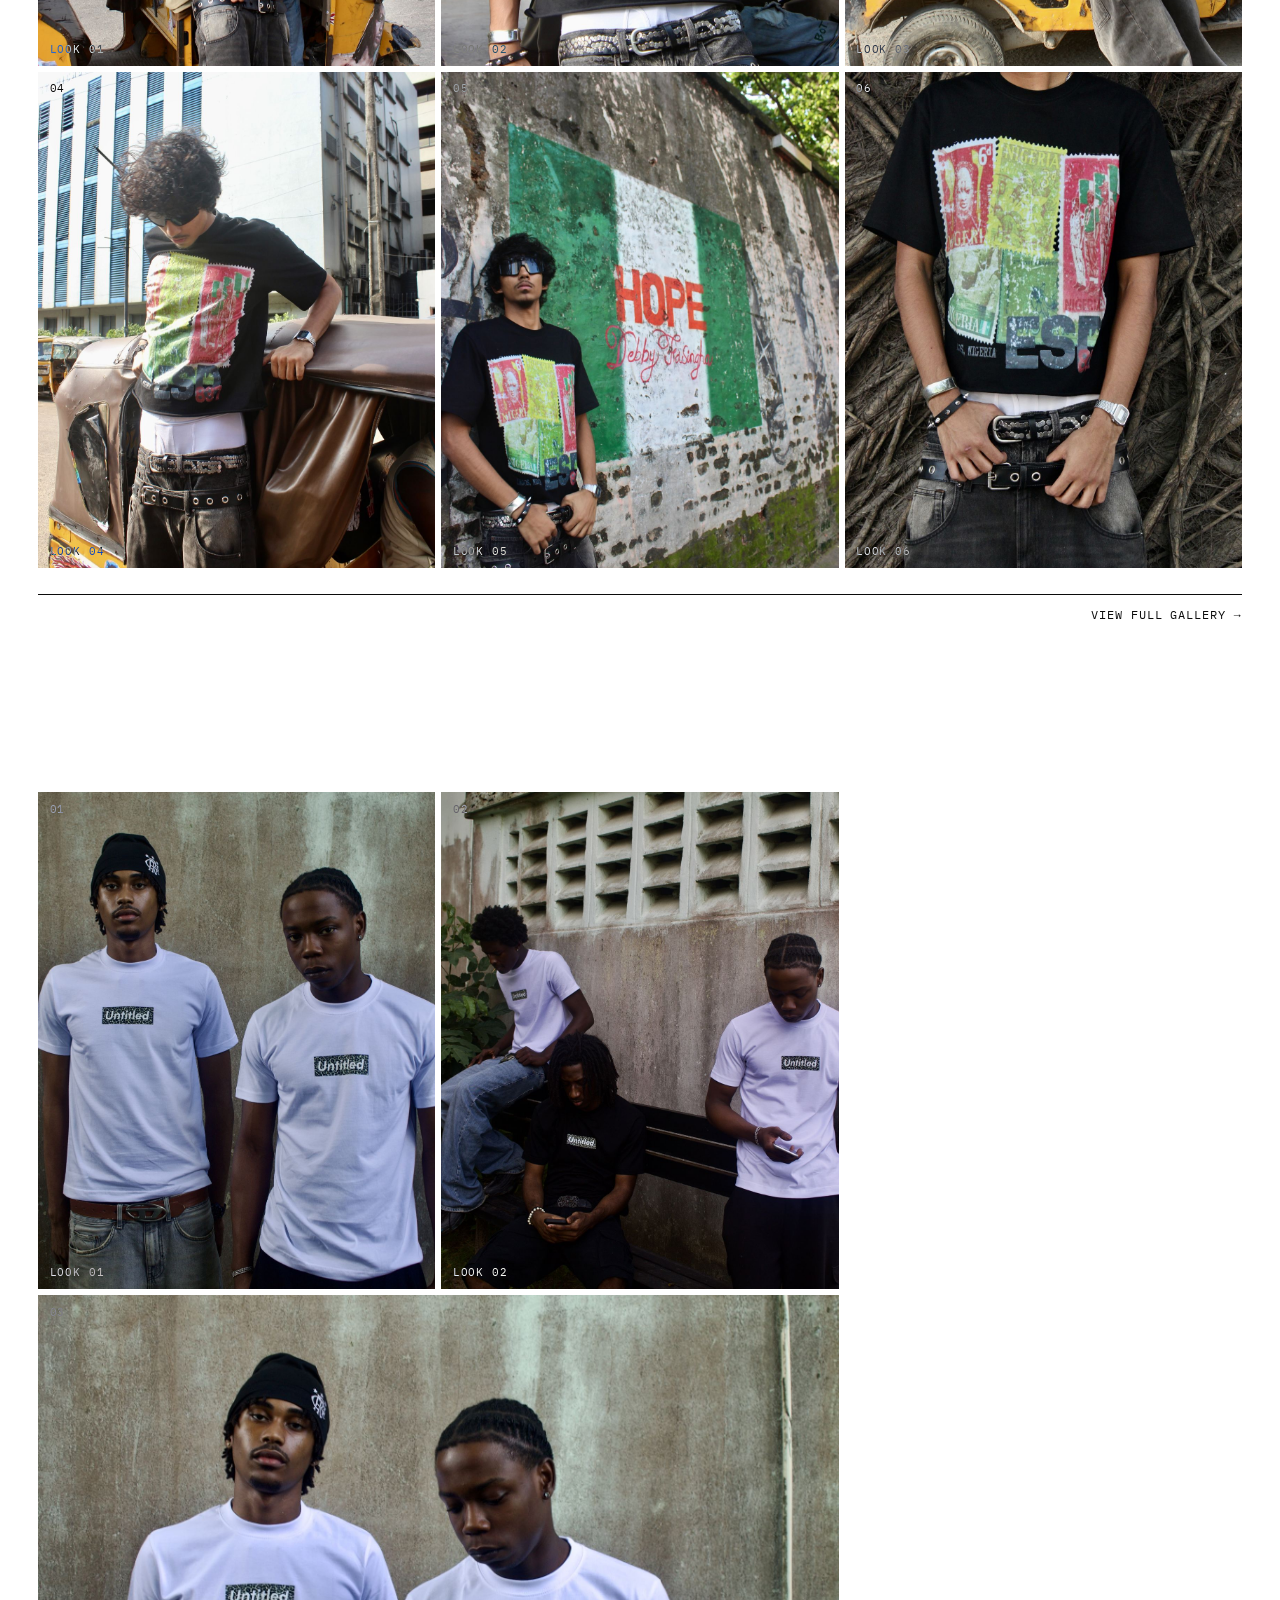
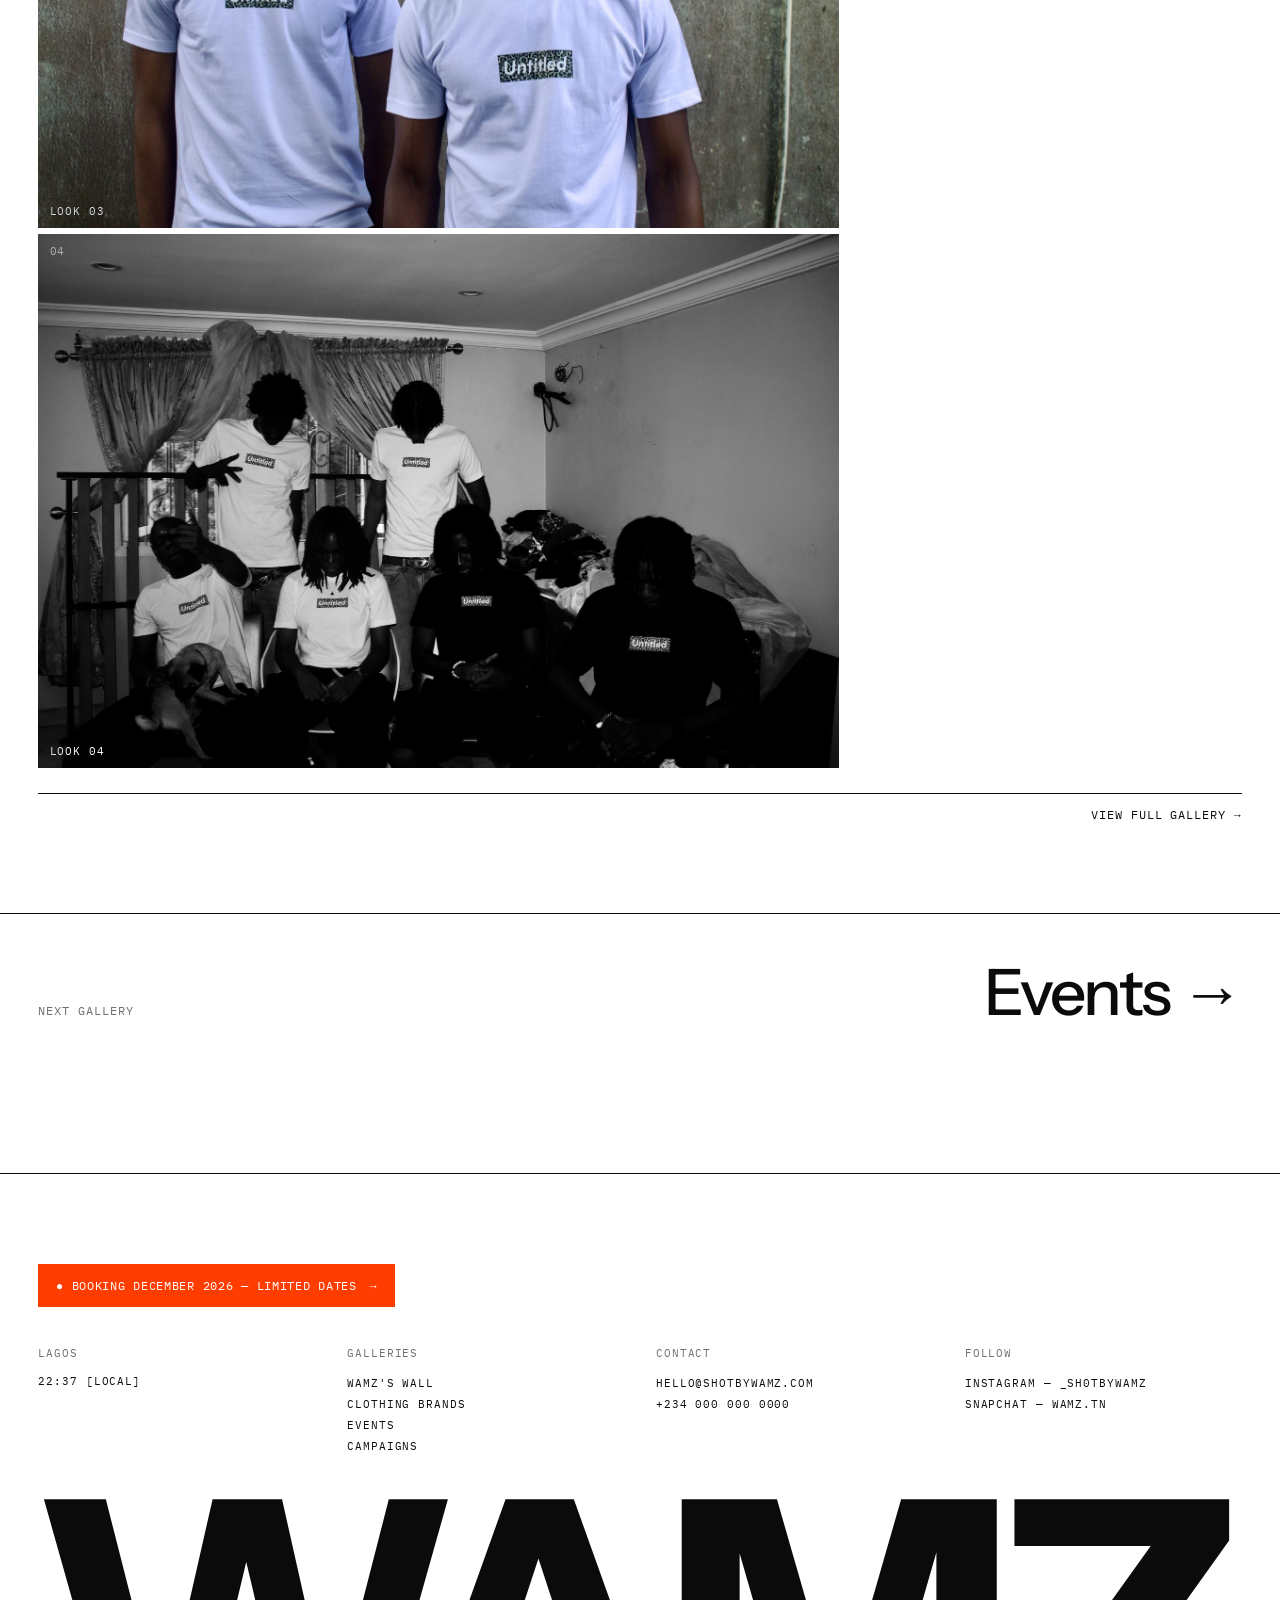
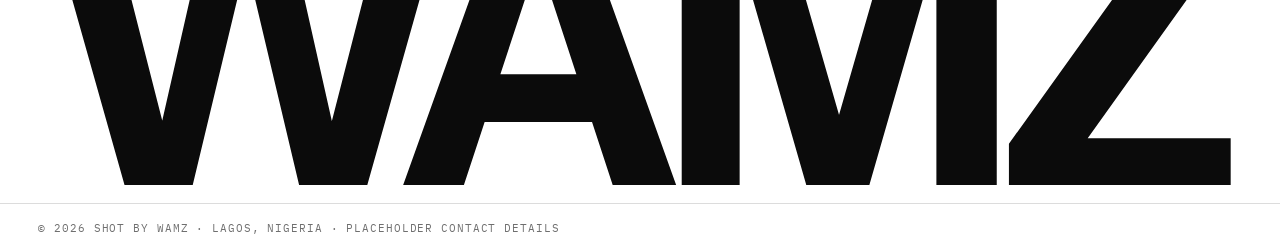
<file: clothing.html>
<!doctype html>
<html lang="en">
<head>
<meta charset="utf-8">
<meta name="viewport" content="width=device-width,initial-scale=1,viewport-fit=cover">
<title>Clothing Brands — Shot by Wamz</title>
<meta name="description" content="Clothing brand shoots and lookbooks by Wamz, Lagos.">
<link rel="stylesheet" href="site.css">
<style>
.chap{padding:clamp(3rem,7vw,6rem) var(--pad) 0}
#chapters .chap:first-child{padding-top:1.2rem}
.chap h2{font-weight:500;font-size:clamp(1.8rem,4.4vw,3.6rem);letter-spacing:-.04em;line-height:1;margin-bottom:1.4rem}
.lk{display:grid;grid-template-columns:repeat(3,1fr);gap:6px}
.lk .ph{aspect-ratio:4/5!important}
.lk .ph.l{grid-column:span 2;aspect-ratio:3/2!important}
.lk .ph .n,.lk .ph .c{position:absolute;left:.7rem;color:#fff;mix-blend-mode:difference;z-index:2;pointer-events:none}
.lk .ph .n{top:.55rem}.lk .ph .c{bottom:.55rem}
@media(max-width:700px){.lk{grid-template-columns:1fr 1fr}.lk .ph.l{grid-column:1/-1}}
.more{display:flex;justify-content:flex-end;align-items:center;margin-top:1.6rem;border-top:1px solid var(--fg);padding-top:.8rem}
.more a{font-family:"Plex Mono",monospace;font-size:.72rem;letter-spacing:.08em;text-transform:uppercase;transition:color .3s}
.more a:hover{color:var(--accent)}
</style>
</head>
<body data-page="clothing">
<main>
  <section class="pg tight"><h1>Clothing Brands</h1></section>
  <div id="chapters"></div>
  <a class="next" href="events.html"><span>Next gallery</span>Events →</a>
</main>

<script src="data.js"></script>
<script src="site.js"></script>
<script>
const n2 = n => String(n).padStart(2, '0');
document.getElementById('chapters').innerHTML = WAMZ.brands.map(b => {
  const shown = b.ids.slice(0, 6);
  return `<section class="chap" id="b${b.n}">
    <h2 data-reveal>${b.name}</h2>
    <div class="lk" data-set>${shown.map((id, i) => `<div class="ph ${P[id].w > P[id].h ? 'l' : ''}" data-lb="${id}" tabindex="0"><span class="n mono">${n2(i + 1)}</span><img src="${src(id)}" alt="${alt(id)}" loading="lazy" width="${P[id].w}" height="${P[id].h}"><span class="c mono">Look ${n2(i + 1)}</span></div>`).join('')}</div>
    <div class="more"><a href="brand.html?b=${b.n}">View full gallery →</a></div>
  </section>`; }).join('');
revealAll();
</script>
</body>
</html>
</file>
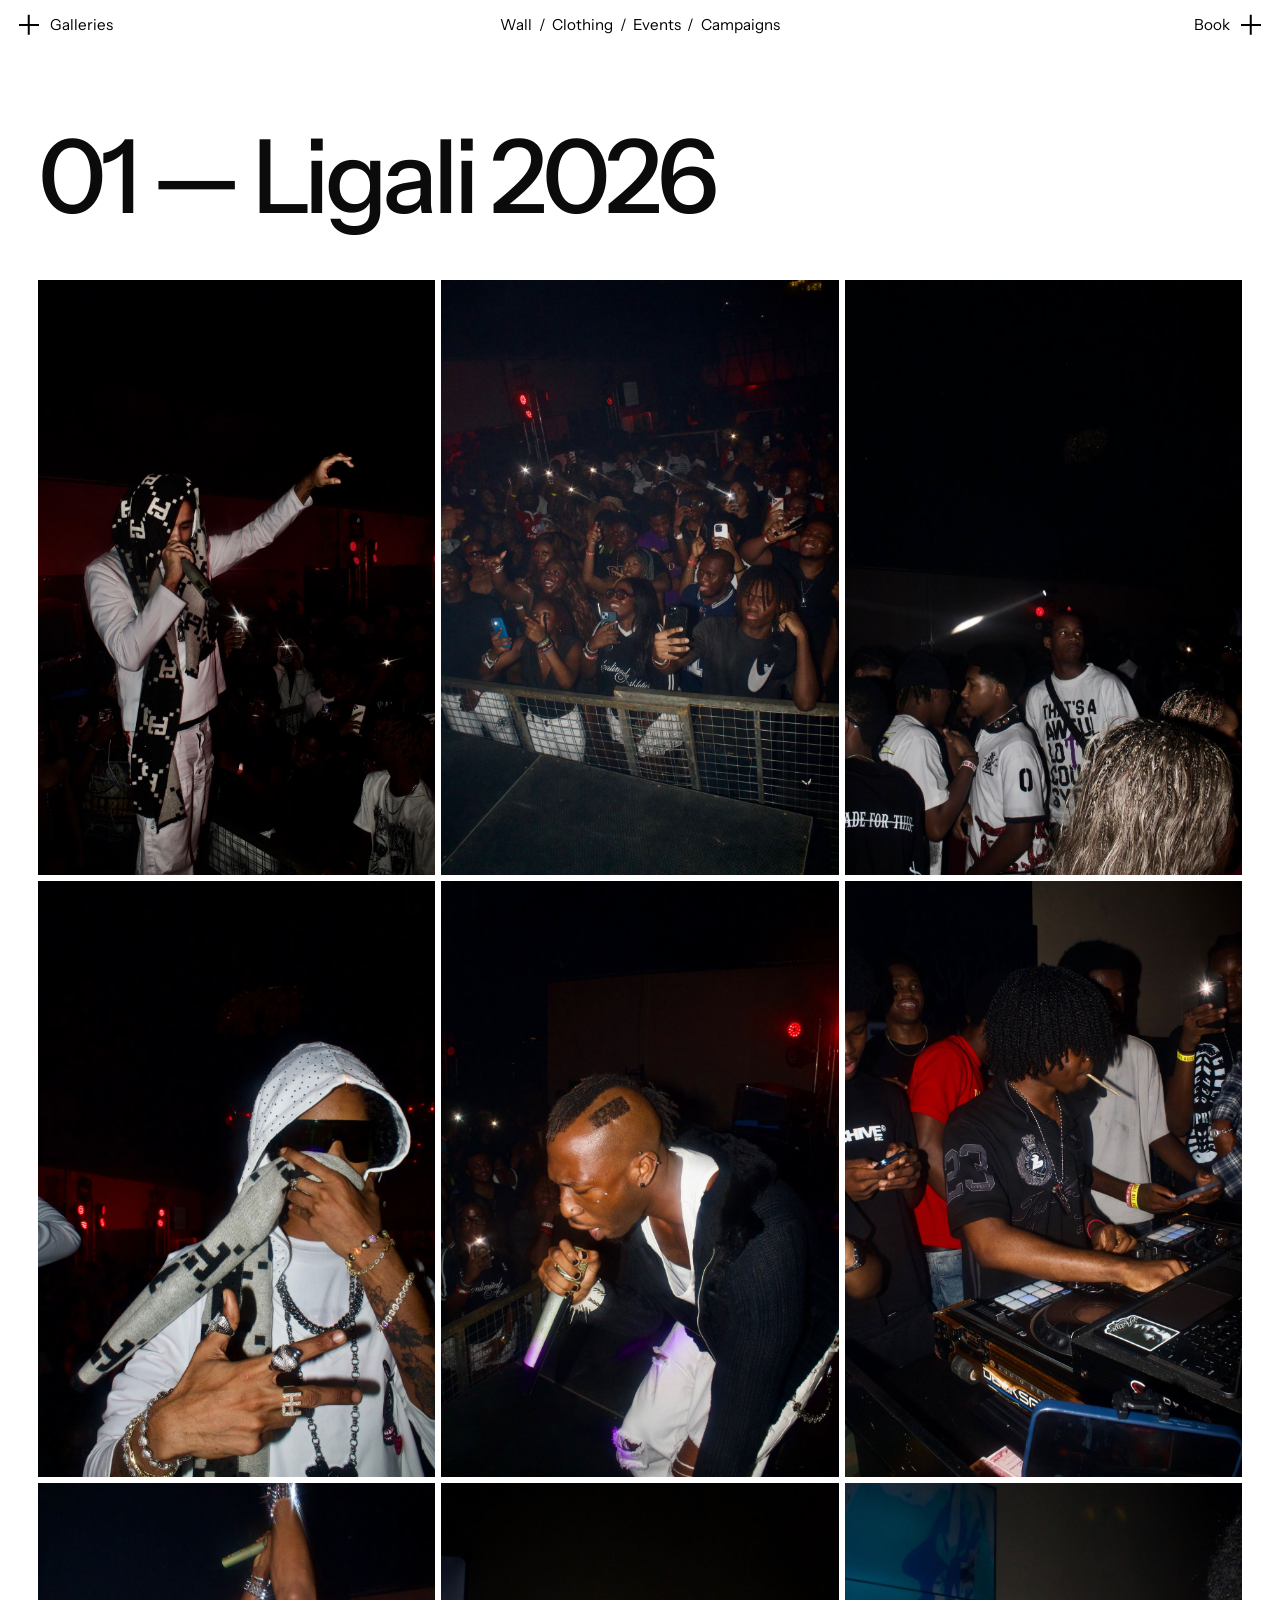
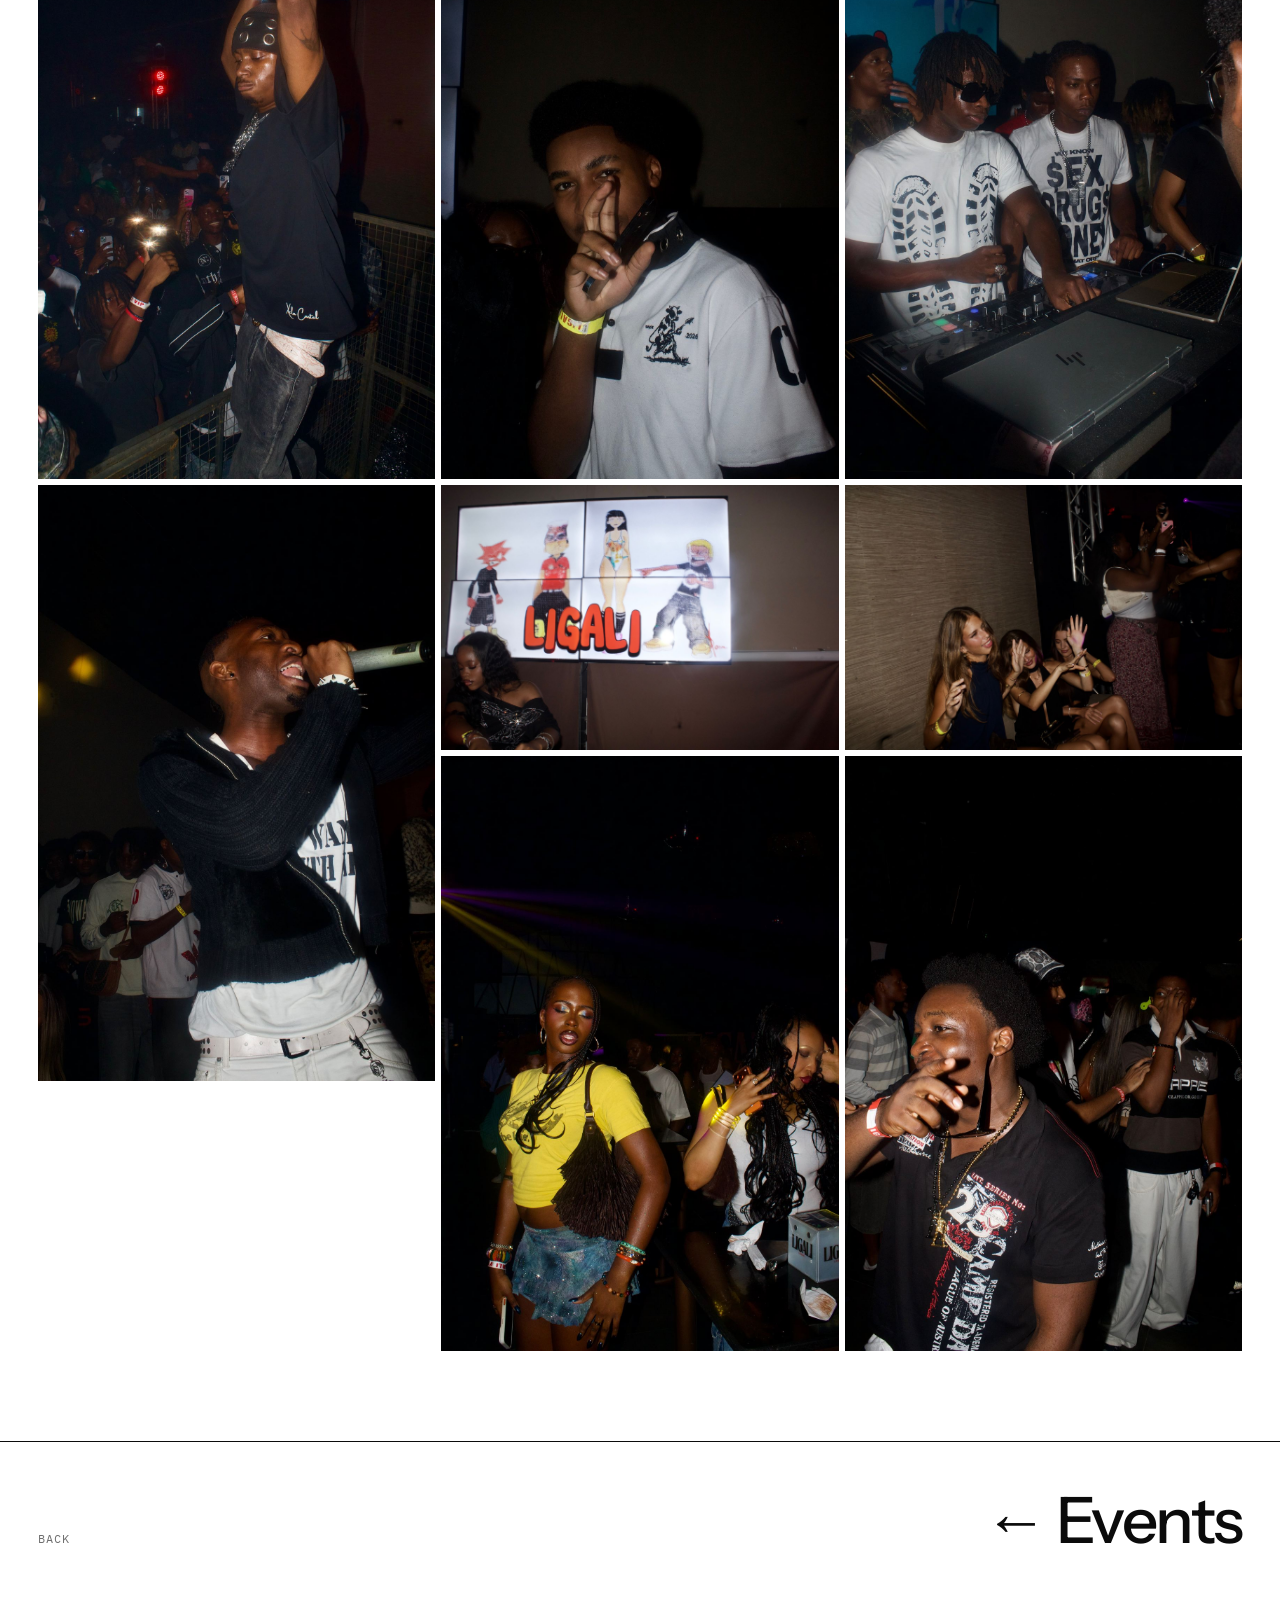
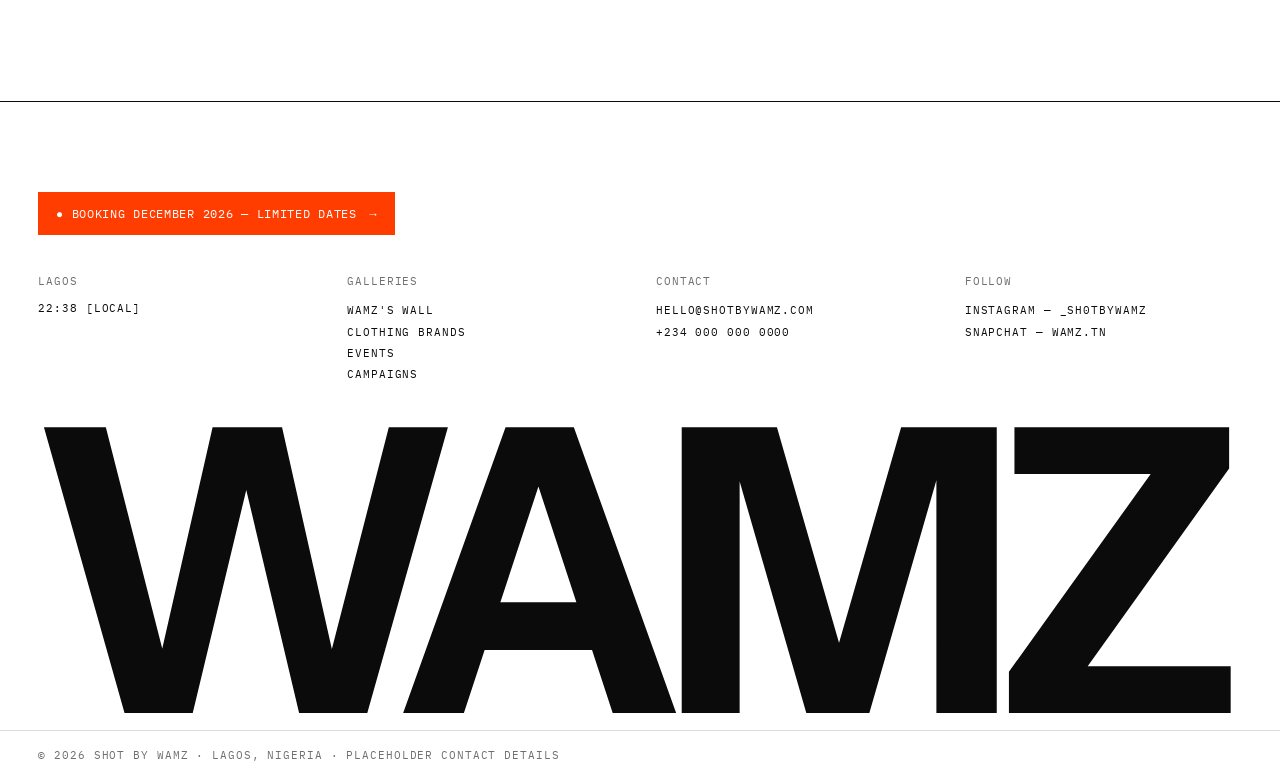
<file: event.html>
<!doctype html>
<html lang="en">
<head>
<meta charset="utf-8">
<meta name="viewport" content="width=device-width,initial-scale=1,viewport-fit=cover">
<title>Event gallery — Shot by Wamz</title>
<link rel="stylesheet" href="site.css">
<style>
.mas{columns:3;column-gap:6px;padding:2rem var(--pad) 0}
.mas .ph{break-inside:avoid;margin-bottom:6px}
@media(max-width:800px){.mas{columns:2}}
</style>
</head>
<body data-page="events">
<main>
  <section class="pg"><h1 id="t">Event</h1></section>
  <div class="mas" id="mas" data-set></div>
  <a class="next" href="events.html"><span>Back</span>← Events</a>
</main>
<script src="data.js"></script>
<script src="site.js"></script>
<script>
const e = WAMZ.events.find(x => x.n === +new URLSearchParams(location.search).get('e')) || WAMZ.events[0];
const t = String(e.n).padStart(2, '0') + ' — ' + e.title;
document.getElementById('t').textContent = t; document.title = e.title + ' — Shot by Wamz';
document.getElementById('mas').innerHTML = e.ids.map(id => fig(id)).join('');
</script>
</body>
</html>
</file>
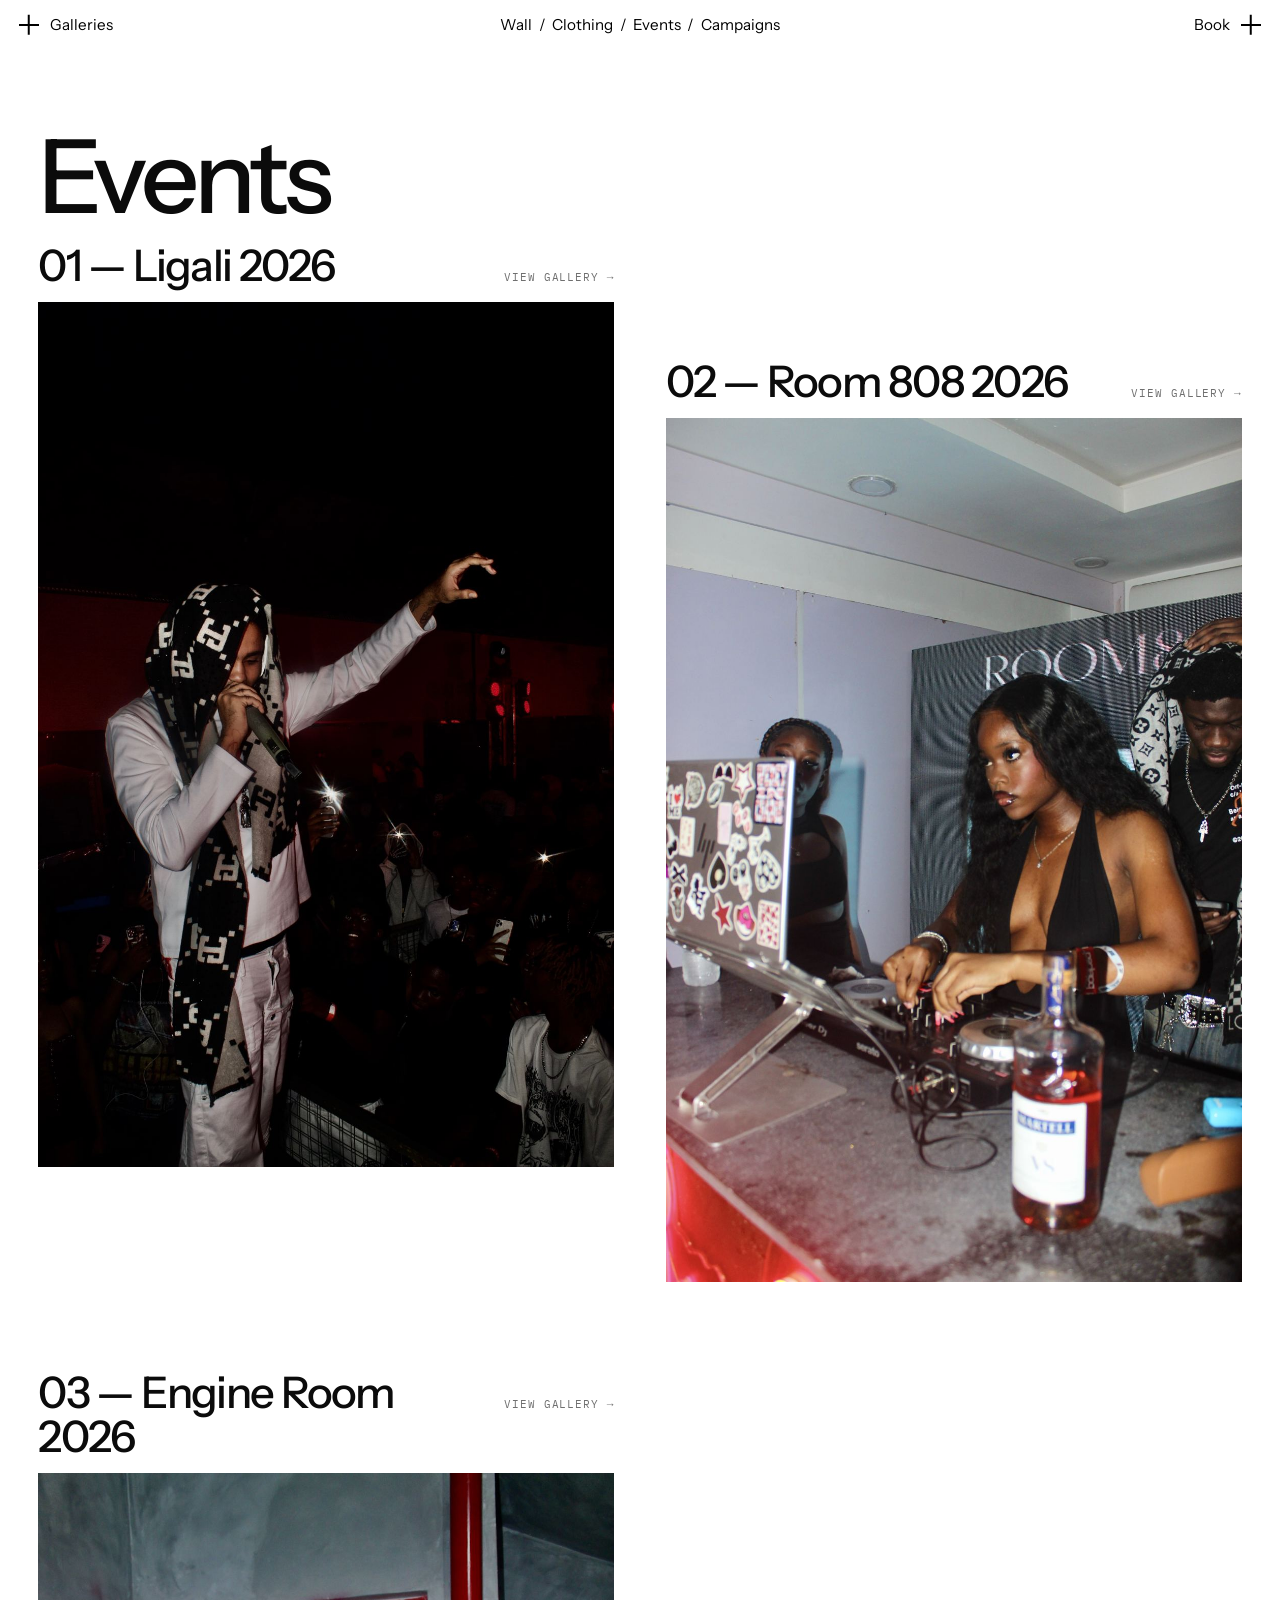
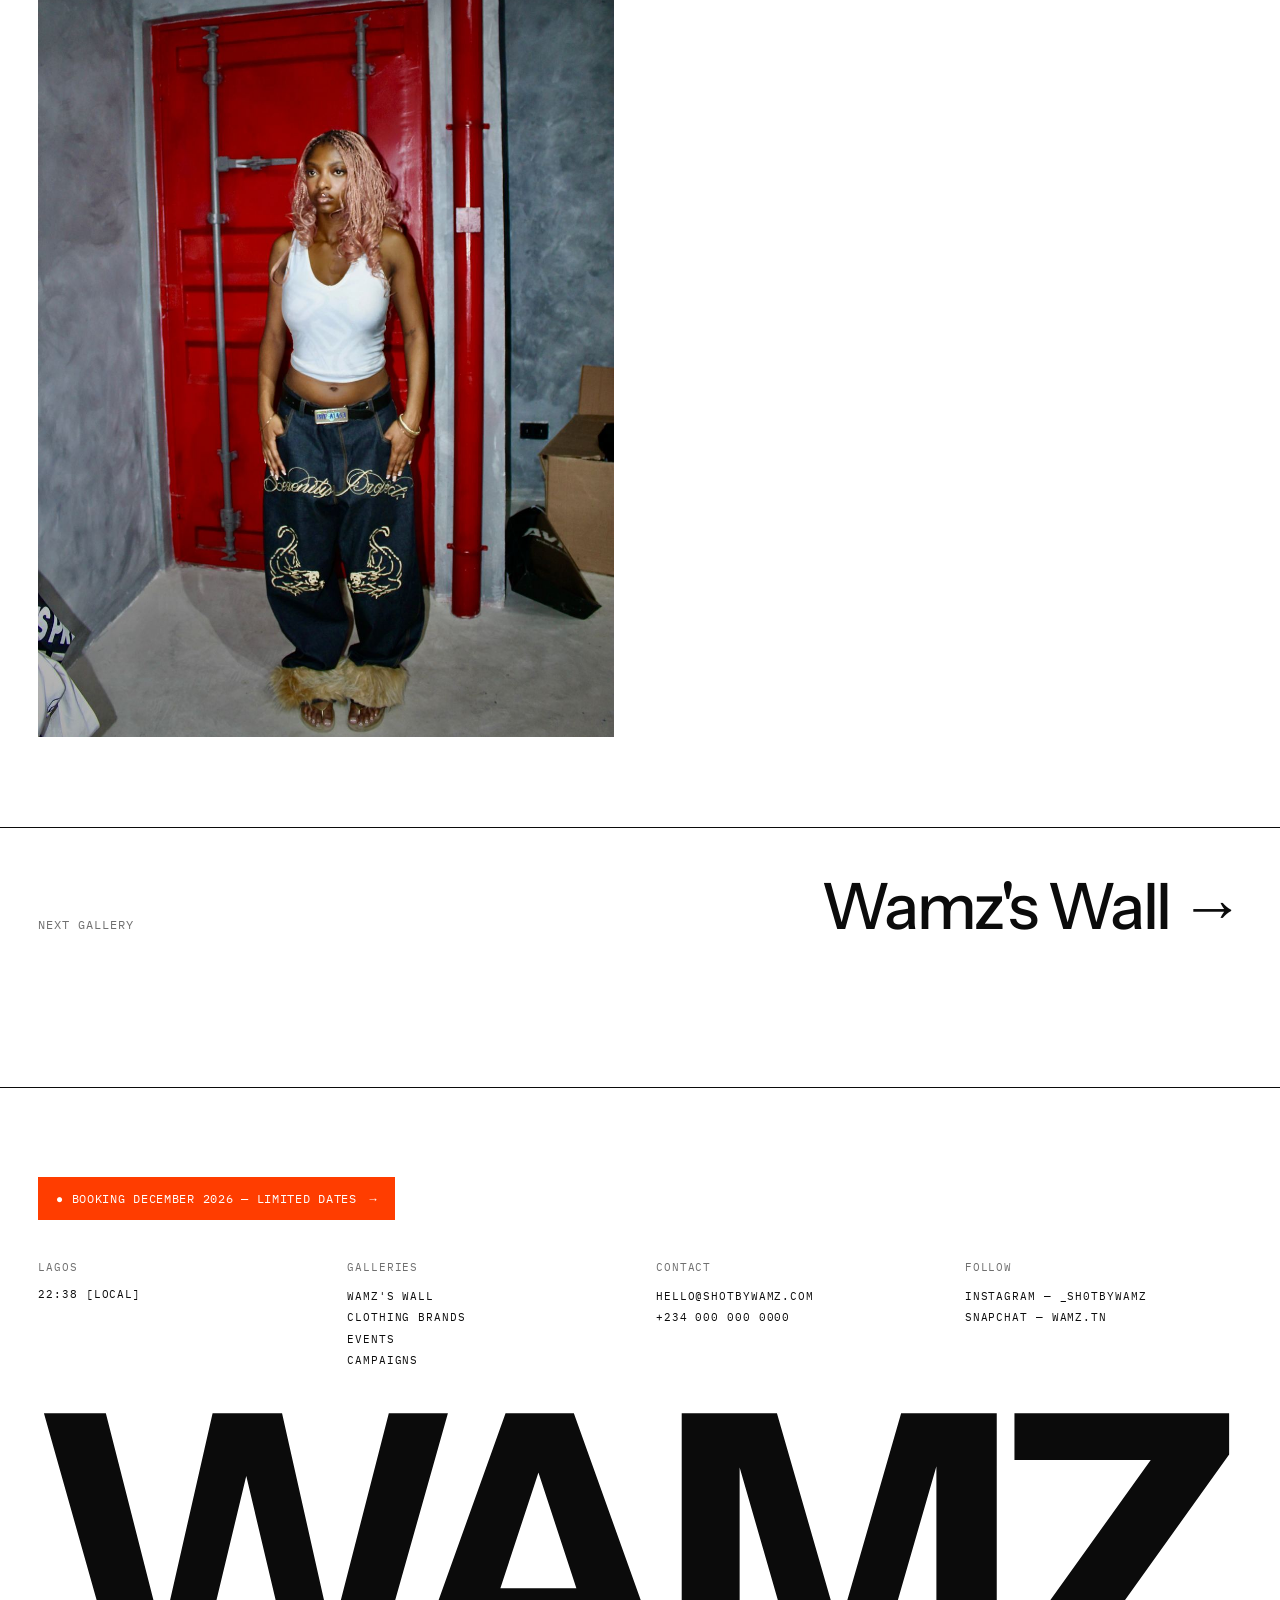
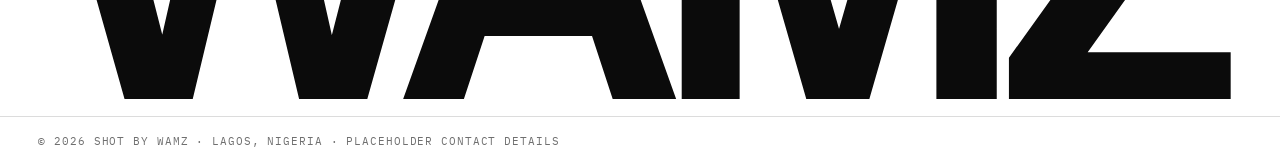
<file: events.html>
<!doctype html>
<html lang="en">
<head>
<meta charset="utf-8">
<meta name="viewport" content="width=device-width,initial-scale=1,viewport-fit=cover">
<title>Events — Shot by Wamz</title>
<meta name="description" content="Event and nightlife photography by Wamz, Lagos.">
<link rel="stylesheet" href="site.css">
<style>
.evs{display:grid;grid-template-columns:1fr 1fr;gap:clamp(1.5rem,4vw,4rem);padding:1.2rem var(--pad) 0;align-items:start}
.evs>a:nth-child(even){margin-top:clamp(2rem,9vw,9rem)}
.evs>a:nth-child(n+3){margin-top:clamp(1.5rem,3vw,3rem)}
.evs>a:nth-child(3){margin-top:clamp(1.5rem,3vw,3rem)}
.evs .t{display:flex;justify-content:space-between;align-items:baseline;gap:1rem;margin-bottom:.9rem}
.evs h2{font-weight:500;font-size:clamp(1.5rem,3.4vw,3rem);letter-spacing:-.04em;line-height:1}
.evs .v{font-family:"Plex Mono",monospace;font-size:.7rem;letter-spacing:.08em;text-transform:uppercase;color:var(--mute);white-space:nowrap;transition:color .3s}
.evs a:hover .v{color:var(--accent)}
.evs .ph{cursor:pointer}
@media(max-width:700px){.evs{grid-template-columns:1fr}.evs>a:nth-child(n){margin-top:0}}
</style>
</head>
<body data-page="events">
<main>
  <section class="pg tight"><h1>Events</h1></section>
  <div class="evs" id="evs"></div>
  <a class="next" href="wall.html"><span>Next gallery</span>Wamz's Wall →</a>
</main>
<script src="data.js"></script>
<script src="site.js"></script>
<script>
const n2 = n => String(n).padStart(2, '0');
document.getElementById('evs').innerHTML = WAMZ.events.map(e => `<a href="event.html?e=${e.n}" data-reveal>
  <div class="t"><h2>${n2(e.n)} — ${e.title}</h2><span class="v">View gallery →</span></div>
  <div class="ph" style="aspect-ratio:${P[e.cover].w}/${P[e.cover].h}"><img src="${src(e.cover)}" alt="${alt(e.cover)}" loading="lazy" width="${P[e.cover].w}" height="${P[e.cover].h}"></div></a>`).join('');
revealAll();
</script>
</body>
</html>
</file>
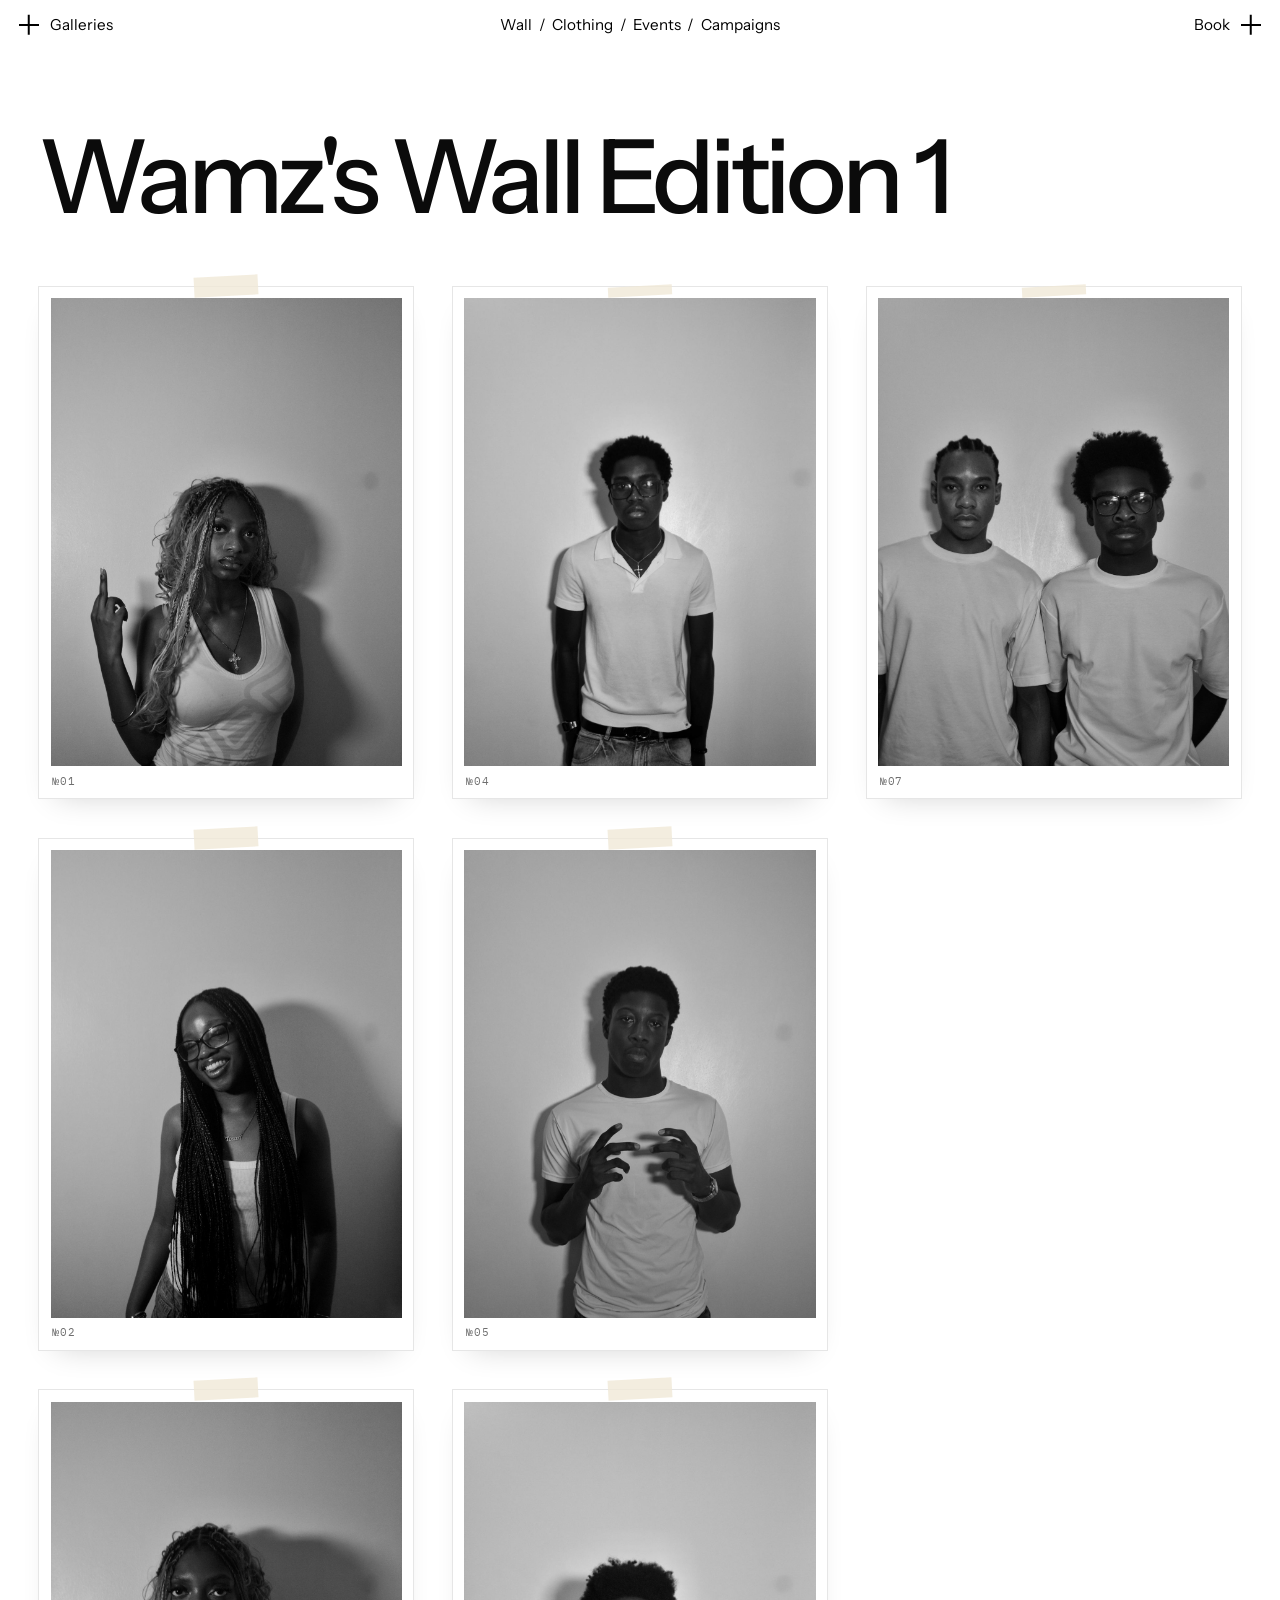
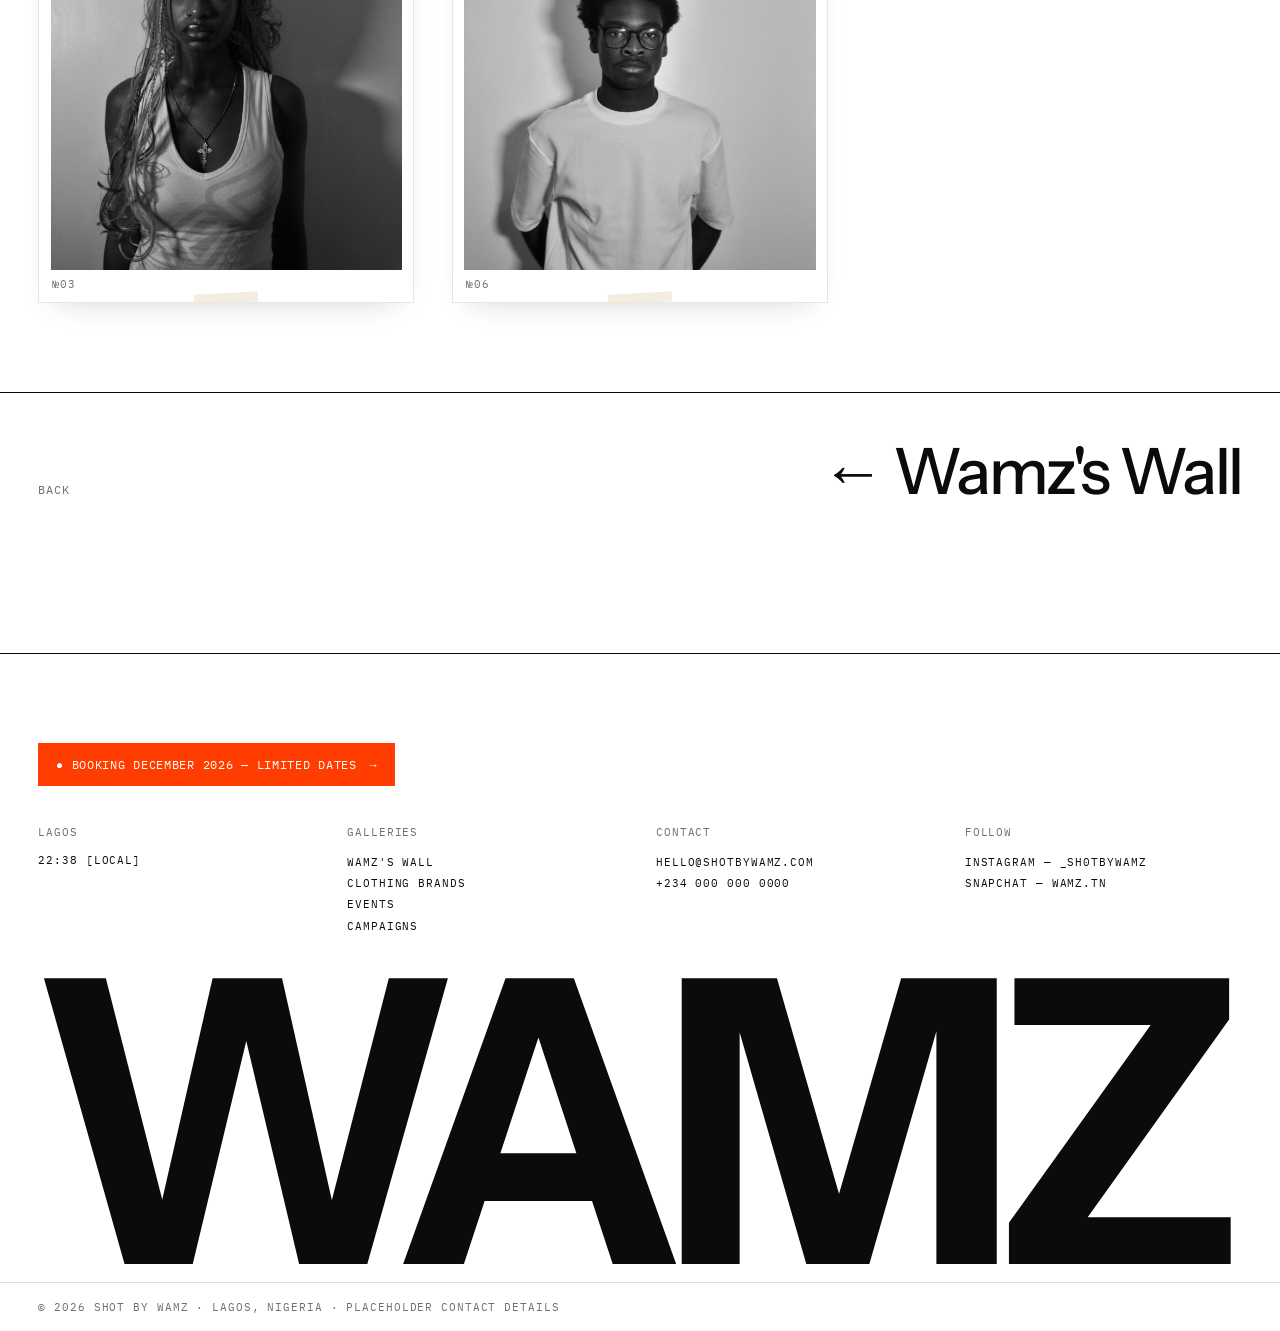
<file: wall-edition.html>
<!doctype html>
<html lang="en">
<head>
<meta charset="utf-8">
<meta name="viewport" content="width=device-width,initial-scale=1,viewport-fit=cover">
<title>Wamz's Wall Edition — Shot by Wamz</title>
<link rel="stylesheet" href="site.css">
<style>
.prints{columns:3;column-gap:clamp(1rem,3vw,2.6rem);padding:2.4rem var(--pad) 0}
.pr{break-inside:avoid;margin:0 0 clamp(1.2rem,3vw,2.4rem);padding:.7rem .7rem 2rem;background:#fff;border:1px solid #e6e6e6;box-shadow:0 14px 30px -18px #0003;transform:rotate(var(--r));transition:transform .6s var(--ease);position:relative}
.pr:hover{transform:rotate(0) translateY(-6px)}
.pr:before{content:"";position:absolute;left:50%;top:-11px;width:64px;height:20px;background:#f0e9d8cc;transform:translateX(-50%) rotate(-3deg);z-index:2}
.pr .ph{aspect-ratio:3/4!important}
.pr figcaption{position:absolute;left:.8rem;bottom:.6rem;color:var(--mute)}
@media(max-width:800px){.prints{columns:2}}@media(max-width:480px){.prints{columns:1}}
</style>
</head>
<body data-page="wall">
<main>
  <section class="pg"><h1 id="t">Wamz's Wall</h1></section>
  <section class="prints" id="prints" data-set></section>
  <a class="next" href="wall.html"><span>Back</span>← Wamz's Wall</a>
</main>
<script src="data.js"></script>
<script src="site.js"></script>
<script>
const w = WAMZ.wall.find(x => x.n === +new URLSearchParams(location.search).get('ed')) || WAMZ.wall[0];
const t = "Wamz's Wall Edition " + w.n;
document.getElementById('t').textContent = t; document.title = t + ' — Shot by Wamz';
const rot = [-2.4, 1.8, -1.2, 2.6, -2, 1.4, -1.6];
document.getElementById('prints').innerHTML = w.ids.map((id, i) => `<figure class="pr" style="--r:${rot[i % 7]}deg" data-reveal>${fig(id, {aspect: '3/4'})}<figcaption class="mono">№${String(i + 1).padStart(2, '0')}</figcaption></figure>`).join('');
revealAll();
</script>
</body>
</html>
</file>
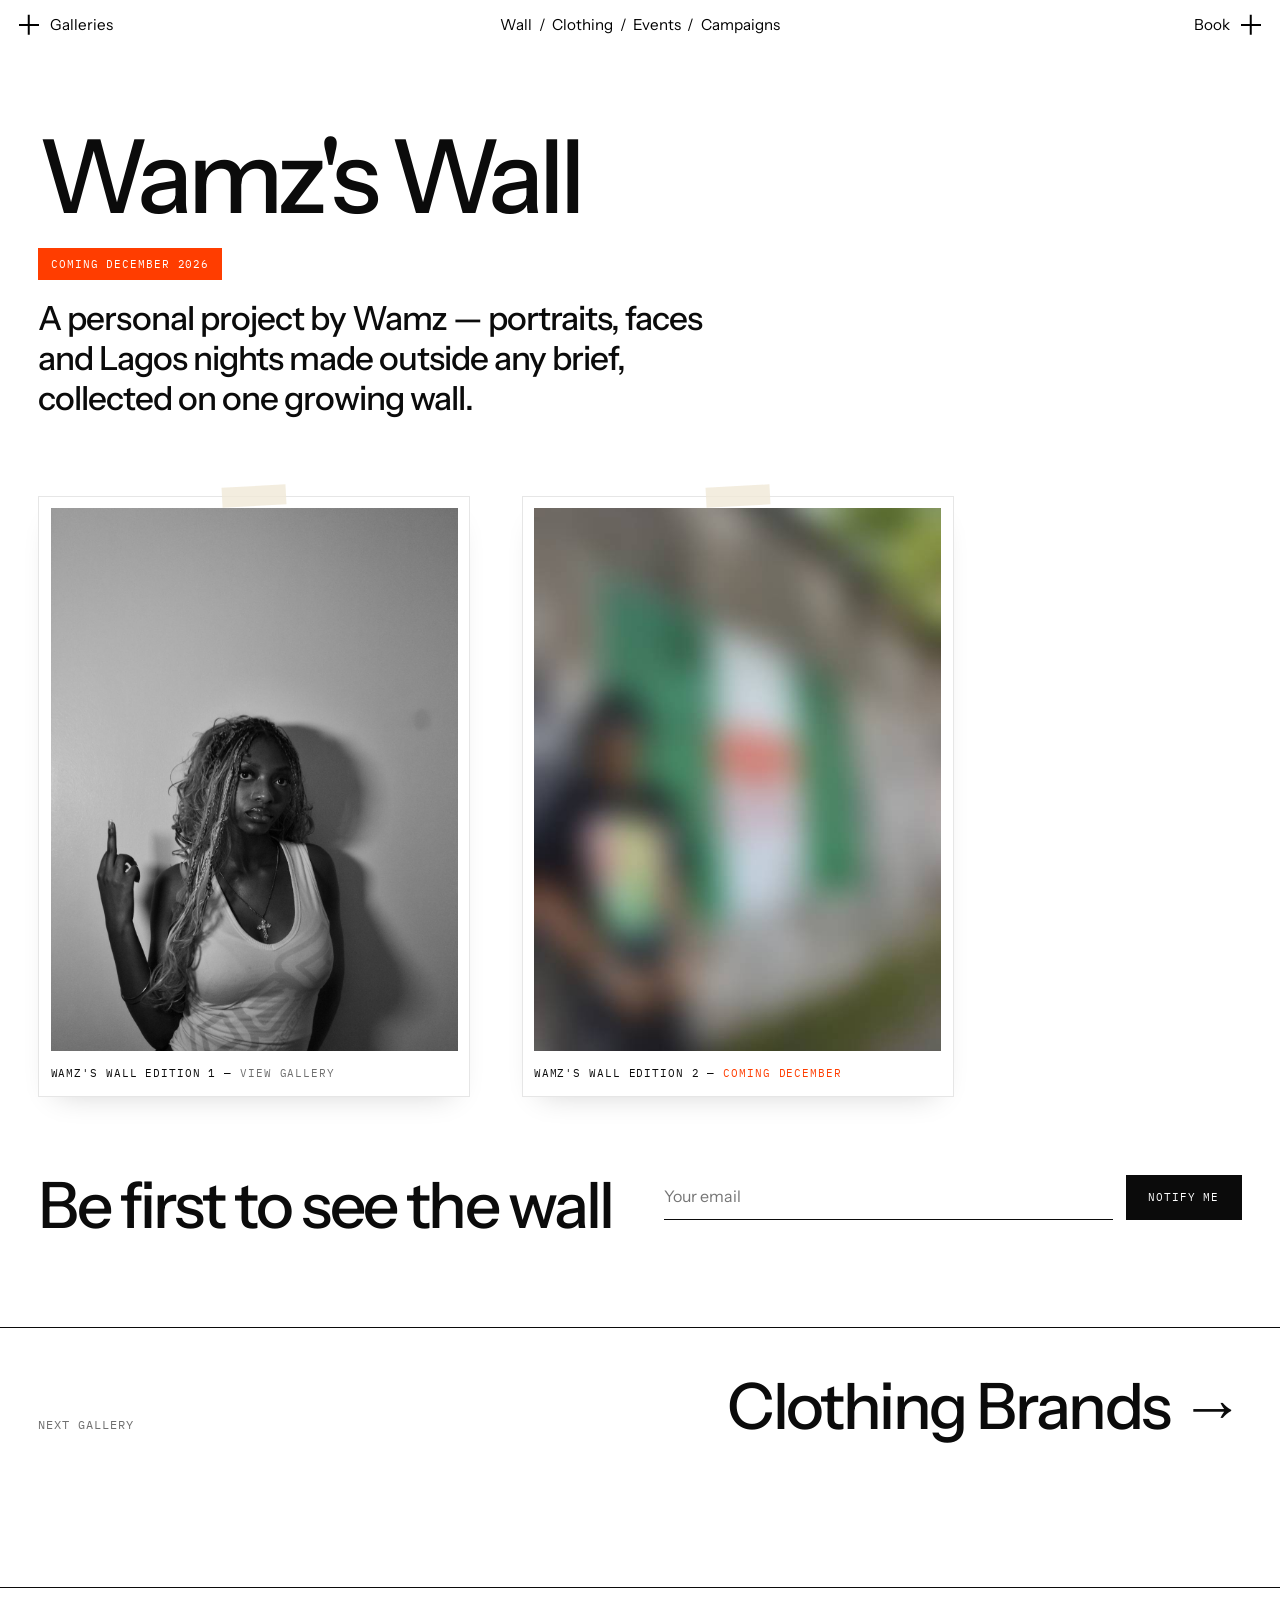
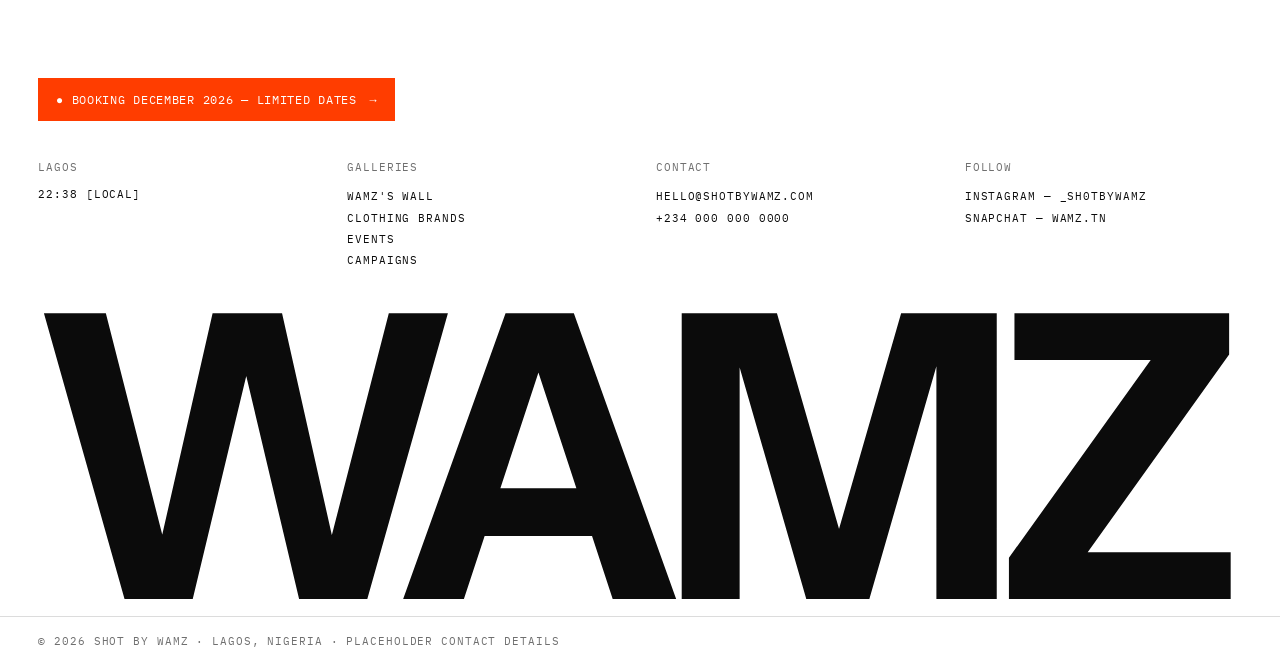
<file: wall.html>
<!doctype html>
<html lang="en">
<head>
<meta charset="utf-8">
<meta name="viewport" content="width=device-width,initial-scale=1,viewport-fit=cover">
<title>Wamz's Wall — Shot by Wamz</title>
<meta name="description" content="Wamz's Wall — a personal portrait project by Wamz. Coming December 2026.">
<link rel="stylesheet" href="site.css">
<style>
.status{display:inline-block;background:var(--accent);color:#fff;padding:.5rem .8rem;margin-bottom:1.2rem}
.lede{max-width:44rem;font-size:clamp(1.3rem,2.6vw,2.2rem);line-height:1.2;letter-spacing:-.03em;font-weight:500}
.eds{display:grid;grid-template-columns:1fr 1fr;gap:clamp(1.4rem,4vw,3.4rem);padding:clamp(3rem,6vw,5rem) var(--pad) 0;max-width:62rem}
.print{display:block;padding:.7rem .7rem 0;background:#fff;border:1px solid #e6e6e6;box-shadow:0 14px 30px -18px #0003;transform:rotate(var(--r));transition:transform .6s var(--ease);position:relative}
.print:hover{transform:rotate(0) translateY(-6px)}
.print.soon{cursor:default}.print.soon:hover{transform:rotate(var(--r))}.print.soon .cap b{color:var(--accent)}
.print:before{content:"";position:absolute;left:50%;top:-11px;width:64px;height:20px;background:#f0e9d8cc;transform:translateX(-50%) rotate(-3deg);z-index:2}
.print .im{overflow:hidden;aspect-ratio:3/4;background:#f1f1f1}
.print img{width:100%;height:100%;object-fit:cover}
.print .cap{display:block;padding:.85rem 0 .9rem;color:var(--fg);white-space:nowrap;overflow:hidden;text-overflow:ellipsis}
.print .cap b{font-weight:400;color:var(--mute)}
.print:hover .cap b{color:var(--accent)}
@media(max-width:700px){.eds{grid-template-columns:1fr;max-width:26rem;margin:0 auto}}
.notify{display:grid;grid-template-columns:1fr 1fr;gap:3rem;padding:clamp(3rem,6vw,5rem) var(--pad) 0}
.notify h2{font-weight:500;font-size:clamp(2rem,5vw,4.2rem);letter-spacing:-.045em;line-height:1}
.nf{display:flex;gap:.8rem;align-items:flex-end;flex-wrap:wrap}
.nf input{flex:1;min-width:14rem;font:inherit;border:0;border-bottom:1px solid var(--fg);padding:.7rem 0;background:transparent;border-radius:0}
.nf input:focus{outline:0;border-color:var(--accent)}
.nf button{padding:.9rem 1.4rem;background:var(--fg);color:#fff}
.nf button:hover{background:var(--accent)}
.nf+p{color:var(--mute);margin-top:.8rem;font-size:.85rem}
@media(max-width:800px){.notify{grid-template-columns:1fr;gap:1.4rem}}
</style>
</head>
<body data-page="wall">
<main>
  <section class="pg">
    <h1>Wamz's Wall</h1>
    <span class="status mono">Coming December 2026</span>
    <p class="lede">A personal project by Wamz — portraits, faces and Lagos nights made outside any brief, collected on one growing wall.</p>
  </section>
  <section class="eds" id="eds" aria-label="Editions"></section>
  <section class="notify">
    <h2 data-reveal>Be first to see the wall</h2>
    <div data-reveal>
      <form class="nf" id="nf"><input type="email" placeholder="Your email" aria-label="Email address"><button class="mono" type="submit">Notify me</button></form>
      <p id="nfn"></p>
    </div>
  </section>
  <a class="next" href="clothing.html"><span>Next gallery</span>Clothing Brands →</a>
</main>
<script src="data.js"></script>
<script src="site.js"></script>
<script>
const rot = [-2.2, 1.8];
document.getElementById('eds').innerHTML = WAMZ.wall.map((w, i) => w.soon
  ? `<div class="print soon" style="--r:${rot[i % 2]}deg" data-reveal>
      <div class="im"><img src="img/${w.blur}.jpg" alt="" loading="lazy"></div>
      <span class="cap mono">Wamz's Wall Edition ${w.n} — <b>Coming December</b></span></div>`
  : `<a class="print" style="--r:${rot[i % 2]}deg" href="wall-edition.html?ed=${w.n}" data-reveal>
      <div class="im"><img src="${src(w.cover)}" alt="${alt(w.cover)}" loading="lazy" width="${P[w.cover].w}" height="${P[w.cover].h}"></div>
      <span class="cap mono">Wamz's Wall Edition ${w.n} — <b>View gallery</b></span></a>`).join('');
document.getElementById('nf').addEventListener('submit', e => { e.preventDefault(); document.getElementById('nfn').textContent = 'Thank you.'; });
revealAll();
</script>
</body>
</html>
</file>
<file: site.css>
@font-face{font-family:"Instrument Sans";src:url(fonts/instrumentsans-400.woff2) format("woff2");font-weight:400;font-display:swap}
@font-face{font-family:"Instrument Sans";src:url(fonts/instrumentsans-500.woff2) format("woff2");font-weight:500;font-display:swap}
@font-face{font-family:"Instrument Sans";src:url(fonts/instrumentsans-700.woff2) format("woff2");font-weight:700;font-display:swap}
@font-face{font-family:"Plex Mono";src:url(fonts/plexmono-400.woff2) format("woff2");font-weight:400;font-display:swap}

:root{--bg:#fff;--fg:#0b0b0b;--mute:#6f6f6f;--hair:#dcdcdc;--accent:#ff3d00;--ease:cubic-bezier(.22,1,.36,1);--pad:clamp(1rem,3vw,2.6rem)}
*{box-sizing:border-box;margin:0;padding:0}
html{-webkit-text-size-adjust:100%;scroll-behavior:smooth}
body{background:var(--bg);color:var(--fg);font-family:"Instrument Sans",Helvetica,Arial,sans-serif;font-weight:400;font-size:1rem;line-height:1.45;overflow-x:hidden;-webkit-font-smoothing:antialiased}
img{display:block;max-width:100%}
a{color:inherit;text-decoration:none}
button{font:inherit;color:inherit;background:none;border:0;cursor:pointer}
:focus-visible{outline:2px solid var(--fg);outline-offset:3px}
.mono{font-family:"Plex Mono",ui-monospace,monospace;font-size:.7rem;letter-spacing:.08em;text-transform:uppercase}
[data-reveal]{opacity:0;transform:translateY(20px);transition:opacity .9s var(--ease),transform .9s var(--ease);transition-delay:var(--d,0s)}
[data-reveal].in{opacity:1;transform:none}
@media(prefers-reduced-motion:reduce){*{animation:none!important;transition:none!important}[data-reveal]{opacity:1;transform:none}html{scroll-behavior:auto}}

/* ---------- header ---------- */
.hd{position:fixed;inset:0 0 auto 0;z-index:60;display:flex;justify-content:space-between;align-items:flex-start;padding:.9rem 1.2rem;color:#fff;mix-blend-mode:difference;pointer-events:none;font-size:.95rem}
.hd>*{pointer-events:auto}
.side{display:inline-flex;align-items:center;gap:.7rem}
.side i{position:relative;width:20px;height:20px;display:block;flex:none}
.side i:before,.side i:after{content:"";position:absolute;background:currentColor;left:0;top:9px;width:20px;height:1.5px}
.side i:after{transform:rotate(90deg);transition:transform .4s var(--ease)}
.side[aria-expanded=true] i:after{transform:rotate(0)}
.hd .mid{position:absolute;left:50%;transform:translateX(-50%);top:.9rem;display:flex;gap:.4rem}
.hd .mid a:hover{text-decoration:underline;text-underline-offset:4px}
.burger{display:none;width:28px;height:18px;position:relative}
.burger b{position:absolute;left:0;right:0;height:1.5px;background:currentColor}
.burger b:first-child{top:0}.burger b:last-child{bottom:0}
@media(max-width:760px){
 .hd{padding:1rem 1.1rem;align-items:center}
 .hd #menuBtn{display:none}
 .hd .mid{display:none}
 .burger{display:block;position:static;transform:none;width:28px;height:18px;position:relative}
 .burger b{transition:transform .4s var(--ease),top .4s var(--ease),bottom .4s var(--ease)}
 .burger[aria-expanded=true] b:first-child{top:8px;transform:rotate(45deg)}
 .burger[aria-expanded=true] b:last-child{bottom:8px;transform:rotate(-45deg)}
}
.menu{position:fixed;inset:0;z-index:50;background:var(--bg);display:flex;flex-direction:column;justify-content:center;padding:0 var(--pad);clip-path:inset(0 0 100% 0);visibility:hidden;transition:clip-path .8s var(--ease),visibility 0s .8s}
.menu.open{clip-path:inset(0);visibility:visible;transition:clip-path .8s var(--ease)}
.menu a{display:block;font-weight:500;font-size:clamp(2.4rem,8.5vw,7rem);line-height:1;letter-spacing:-.045em;padding:.1em 0}
.menu a:hover{color:var(--accent)}
.menu small{margin-top:2rem;color:var(--mute)}

/* ---------- footer ---------- */
.ft{padding:clamp(3rem,7vw,6rem) var(--pad) 0;overflow:hidden;border-top:1px solid var(--fg);margin-top:clamp(3rem,8vw,7rem)}
.chip{display:inline-flex;align-items:center;gap:.8rem;background:var(--accent);color:#fff;padding:.8rem 1.1rem;font-family:"Plex Mono",monospace;font-size:.74rem;letter-spacing:.06em;text-transform:uppercase;transition:transform .3s var(--ease)}
.chip:hover{transform:translateX(6px)}
.ft .cols{display:grid;grid-template-columns:repeat(4,1fr);gap:2rem;margin-top:2.4rem}
.ft h4{font-weight:400;color:var(--mute);margin-bottom:.7rem}
.ft ul{list-style:none;line-height:1.9}
.ft a:hover{text-decoration:underline;text-underline-offset:4px}
.giant{font-weight:700;font-size:31vw;line-height:.74;letter-spacing:-.06em;white-space:nowrap;margin:2.4rem 0 0 -.02em;padding-bottom:1vw}
.fine{padding:1rem var(--pad);color:var(--mute);border-top:1px solid var(--hair)}
@media(max-width:760px){.ft .cols{grid-template-columns:1fr 1fr}.giant{margin-bottom:0}}

/* ---------- page head (gallery pages) ---------- */
.pg{padding:7rem var(--pad) 0}
.pg .lab{color:var(--mute);display:flex;gap:1rem;align-items:center}
.pg .lab:before{content:"";width:28px;height:1px;background:var(--fg)}
.pg h1{font-weight:500;font-size:clamp(2.6rem,8vw,7.4rem);line-height:.95;letter-spacing:-.05em;margin:1rem 0 1.4rem}
.pg .meta{display:flex;gap:1.5rem;flex-wrap:wrap;color:var(--mute)}
.jump{display:flex;gap:.5rem 1.4rem;flex-wrap:wrap;margin-top:2.2rem;padding-top:1rem;border-top:1px solid var(--fg)}
.jump a:hover{color:var(--accent)}
.next{display:flex;justify-content:space-between;align-items:baseline;gap:1rem;padding:2rem var(--pad);margin-top:clamp(3rem,7vw,6rem);border-top:1px solid var(--fg);font-weight:500;font-size:clamp(1.8rem,5vw,4.4rem);letter-spacing:-.04em;transition:padding .5s var(--ease)}
.next:hover{padding-left:calc(var(--pad) + 1rem)}
.next span{font-family:"Plex Mono",monospace;font-size:.72rem;letter-spacing:.08em;text-transform:uppercase;font-weight:400;color:var(--mute)}

/* ---------- photo + lightbox ---------- */
.ph{position:relative;overflow:hidden;background:#f1f1f1;cursor:zoom-in}
.ph img{width:100%;height:100%;object-fit:cover;transition:transform 1.2s var(--ease)}
.ph:hover img{transform:scale(1.03)}
.lb{position:fixed;inset:0;z-index:100;background:#fff;display:none;grid-template-rows:auto 1fr auto;padding:1rem}
.lb.open{display:grid}
.lb-top,.lb-bot{display:flex;justify-content:space-between;align-items:center;gap:1rem}
.lb-img{display:grid;place-items:center;min-height:0;padding:.6rem 0}
.lb-img img{max-height:100%;max-width:100%;object-fit:contain}
.lb button{padding:.5rem .8rem;border:1px solid var(--fg);border-radius:99px}
.lb button:hover{background:var(--fg);color:#fff}

/* ---------- booking form ---------- */
.bk{display:grid;gap:1.4rem;max-width:56rem}
.bk-row{display:grid;grid-template-columns:1fr 1fr;gap:1.4rem}
.bk label{display:grid;gap:.4rem}
.bk label>span{font-family:"Plex Mono",monospace;font-size:.7rem;letter-spacing:.08em;text-transform:uppercase;color:var(--mute)}
.bk input,.bk select,.bk textarea{font:inherit;color:inherit;background:transparent;border:0;border-bottom:1px solid var(--fg);padding:.7rem 0;border-radius:0;width:100%;appearance:none}
.bk select{background-image:linear-gradient(45deg,transparent 50%,var(--fg) 50%),linear-gradient(135deg,var(--fg) 50%,transparent 50%);background-position:calc(100% - 12px) 55%,calc(100% - 7px) 55%;background-size:5px 5px;background-repeat:no-repeat}
.bk textarea{min-height:7rem;resize:vertical}
.bk input:focus,.bk select:focus,.bk textarea:focus{outline:0;border-color:var(--accent)}
.bk-submit{justify-self:start;display:inline-flex;gap:.8rem;padding:1rem 1.8rem;background:var(--fg);color:#fff;border:1px solid var(--fg);font-family:"Plex Mono",monospace;font-size:.74rem;letter-spacing:.08em;text-transform:uppercase;transition:.3s}
.bk-submit:hover{background:#fff;color:var(--fg)}
.bk-note{color:var(--mute);font-size:.85rem;max-width:34rem}
.bk-done{display:none;font-size:1.2rem}
.bk.sent .bk-done{display:block}
.bk.sent .bk-row,.bk.sent>label,.bk.sent .bk-submit,.bk.sent .bk-note{display:none}
@media(max-width:640px){.bk-row{grid-template-columns:1fr}}

/* drawn arrow (never the emoji glyph) */
.arr{display:inline-block;width:.8em;height:.8em;vertical-align:-.05em;background:currentColor;-webkit-mask:url("data:image/svg+xml,%3Csvg xmlns='http://www.w3.org/2000/svg' viewBox='0 0 24 24'%3E%3Cpath d='M6 18L18 6M8 6h10v10' fill='none' stroke='black' stroke-width='2'/%3E%3C/svg%3E") center/contain no-repeat;mask:url("data:image/svg+xml,%3Csvg xmlns='http://www.w3.org/2000/svg' viewBox='0 0 24 24'%3E%3Cpath d='M6 18L18 6M8 6h10v10' fill='none' stroke='black' stroke-width='2'/%3E%3C/svg%3E") center/contain no-repeat}
/* tighter gap between a gallery title and its first item */
.pg.tight h1{margin:1rem 0 0}
</file>
